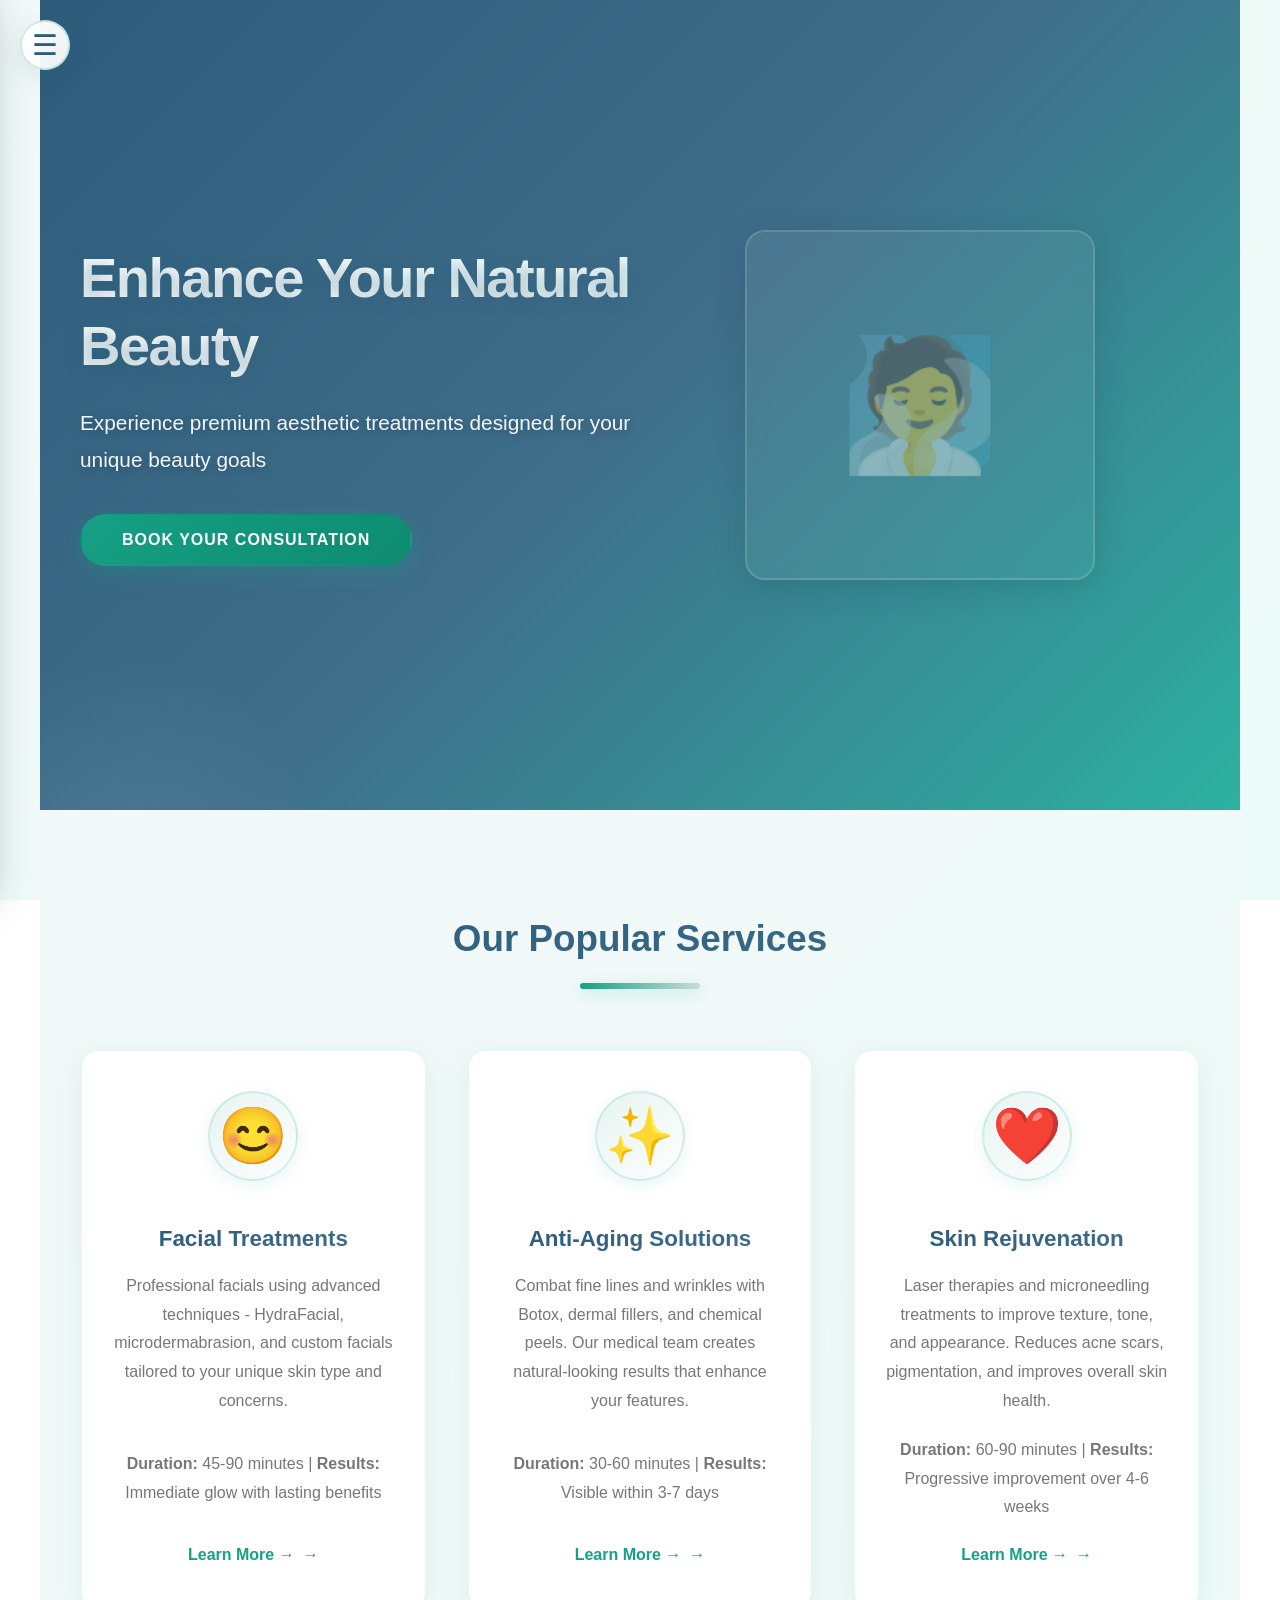
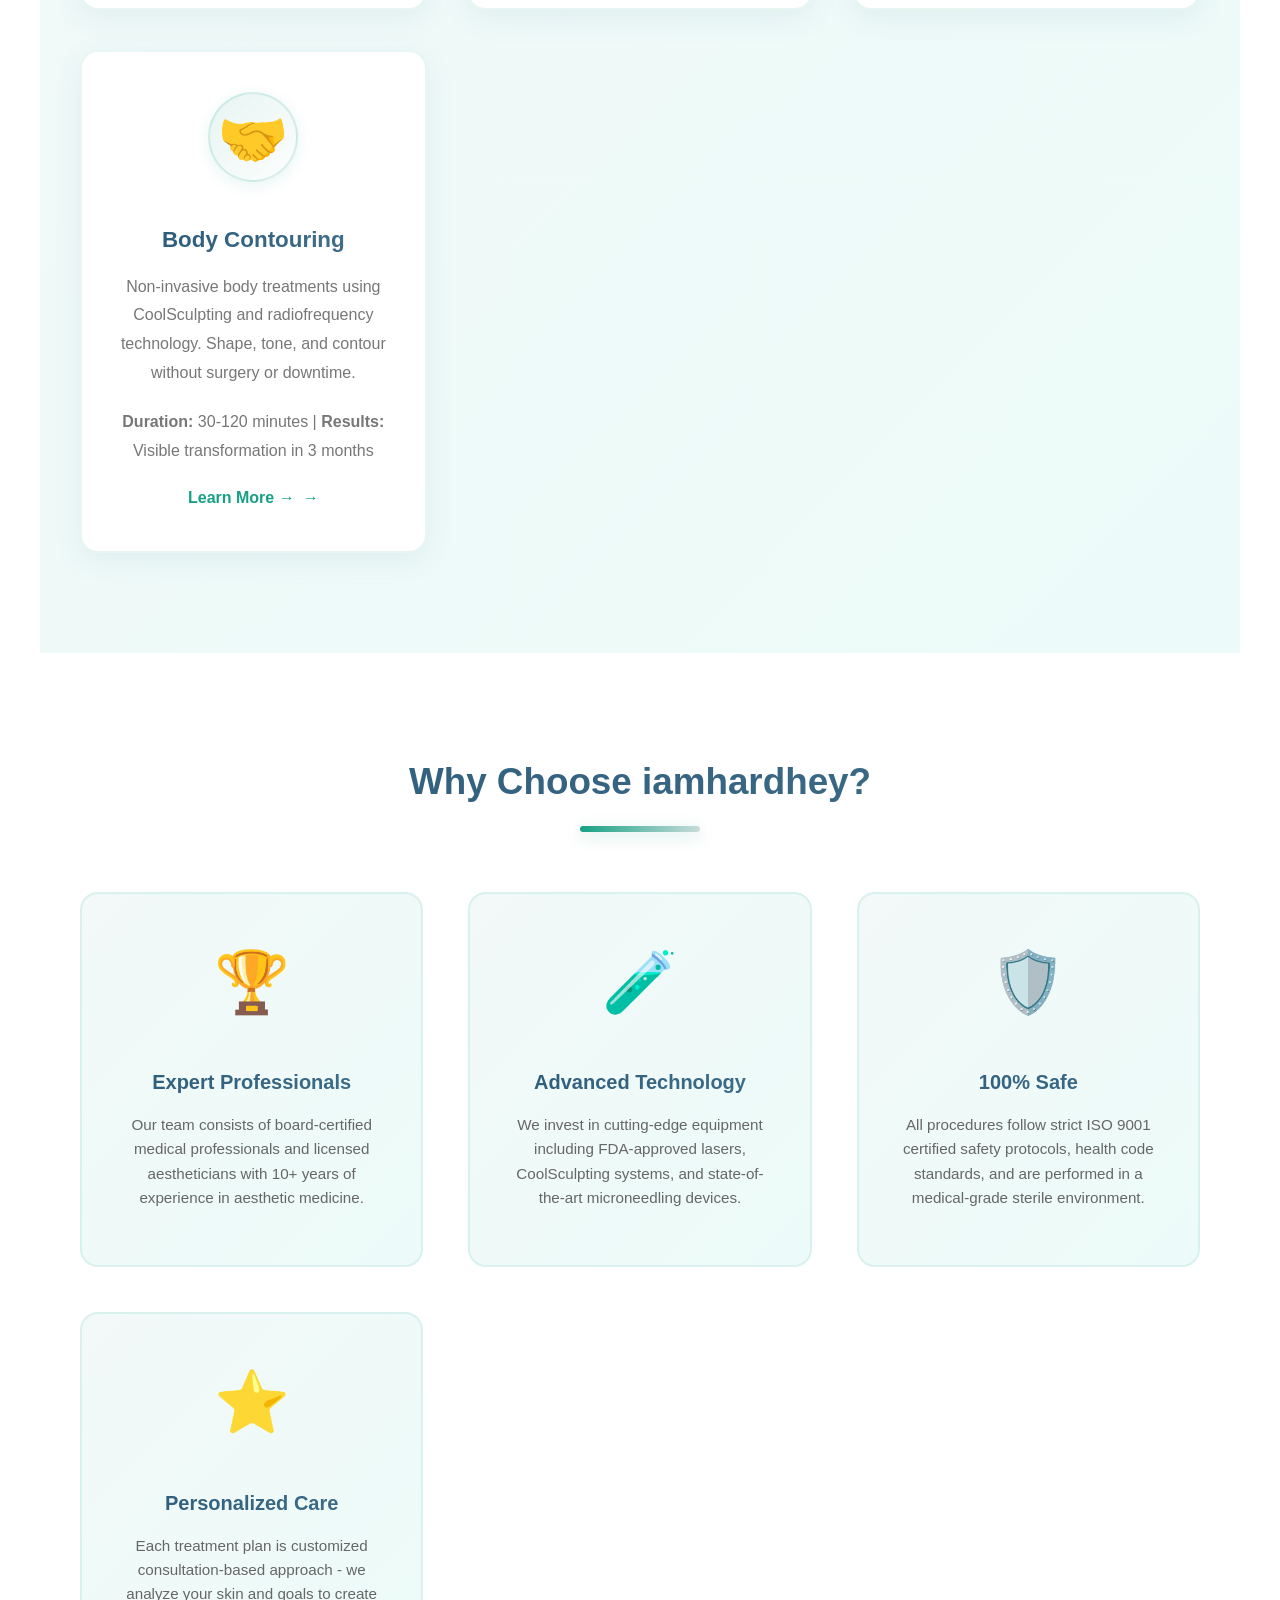
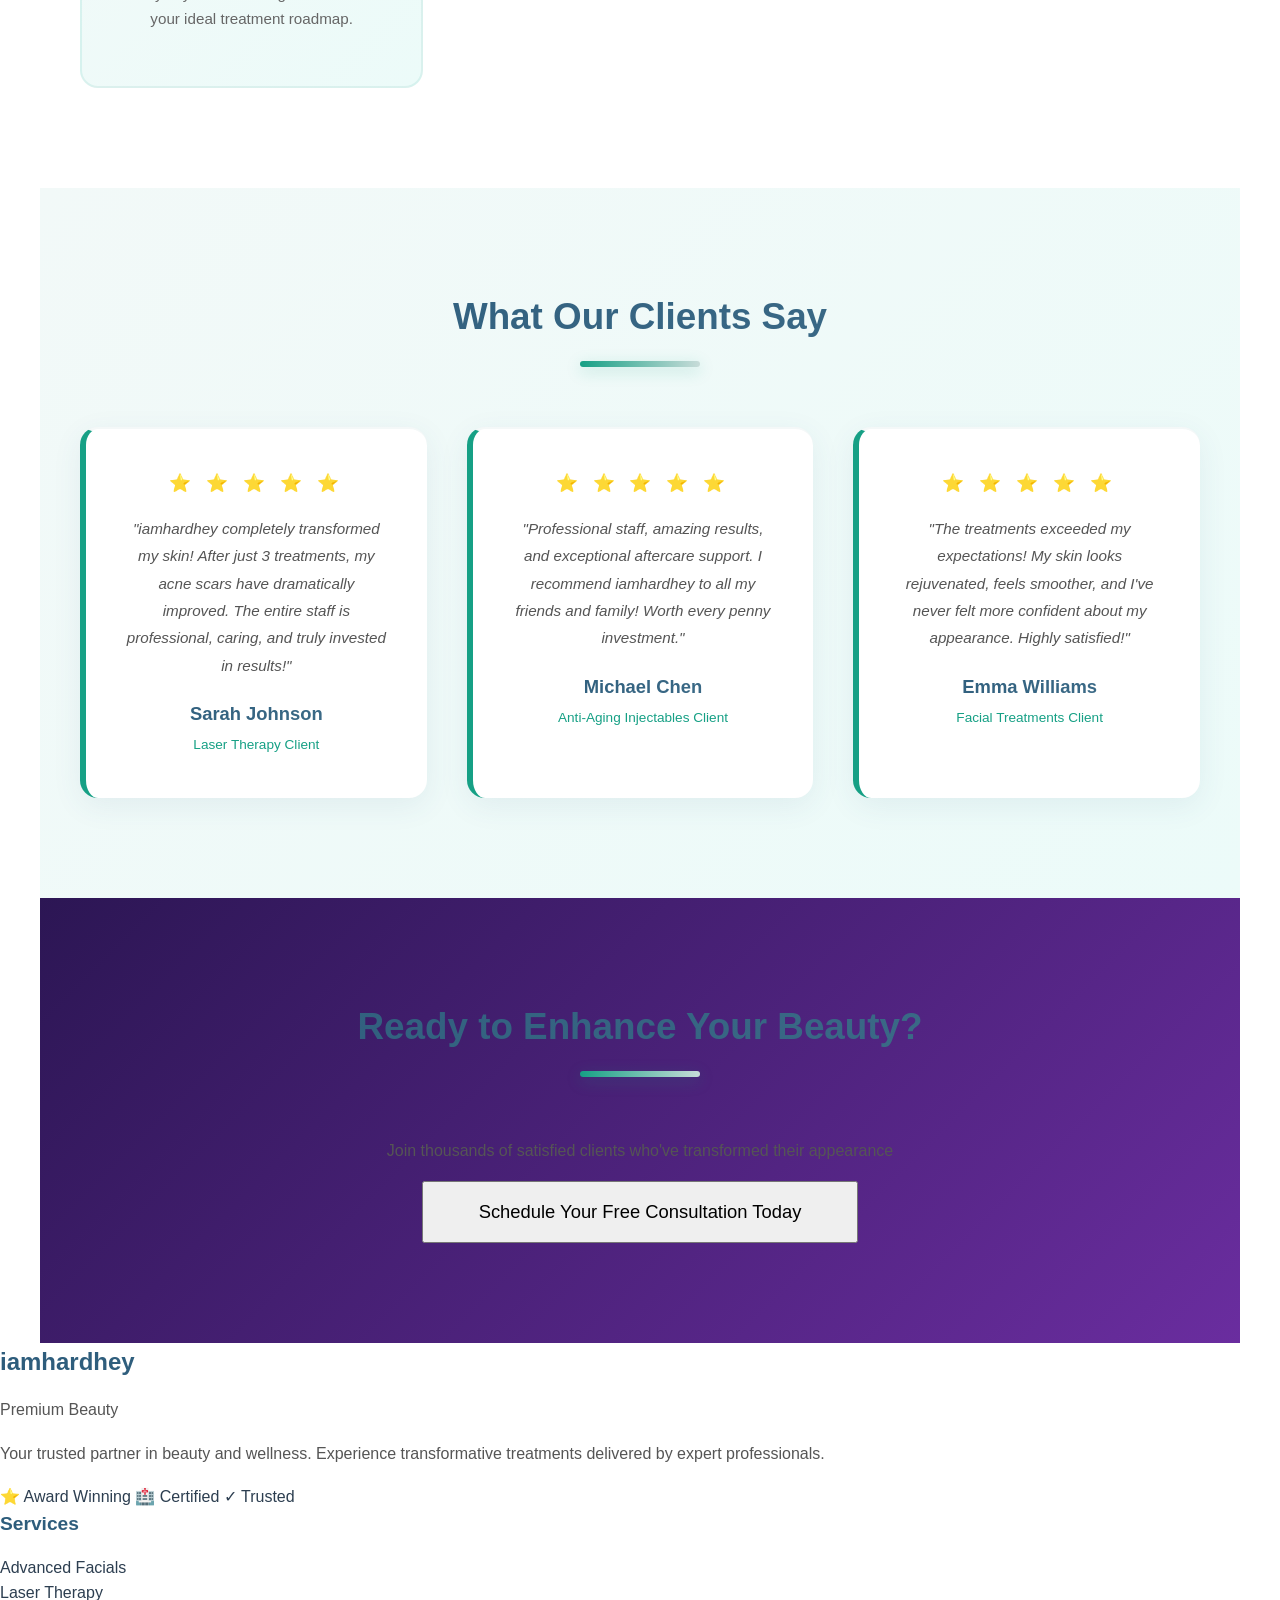
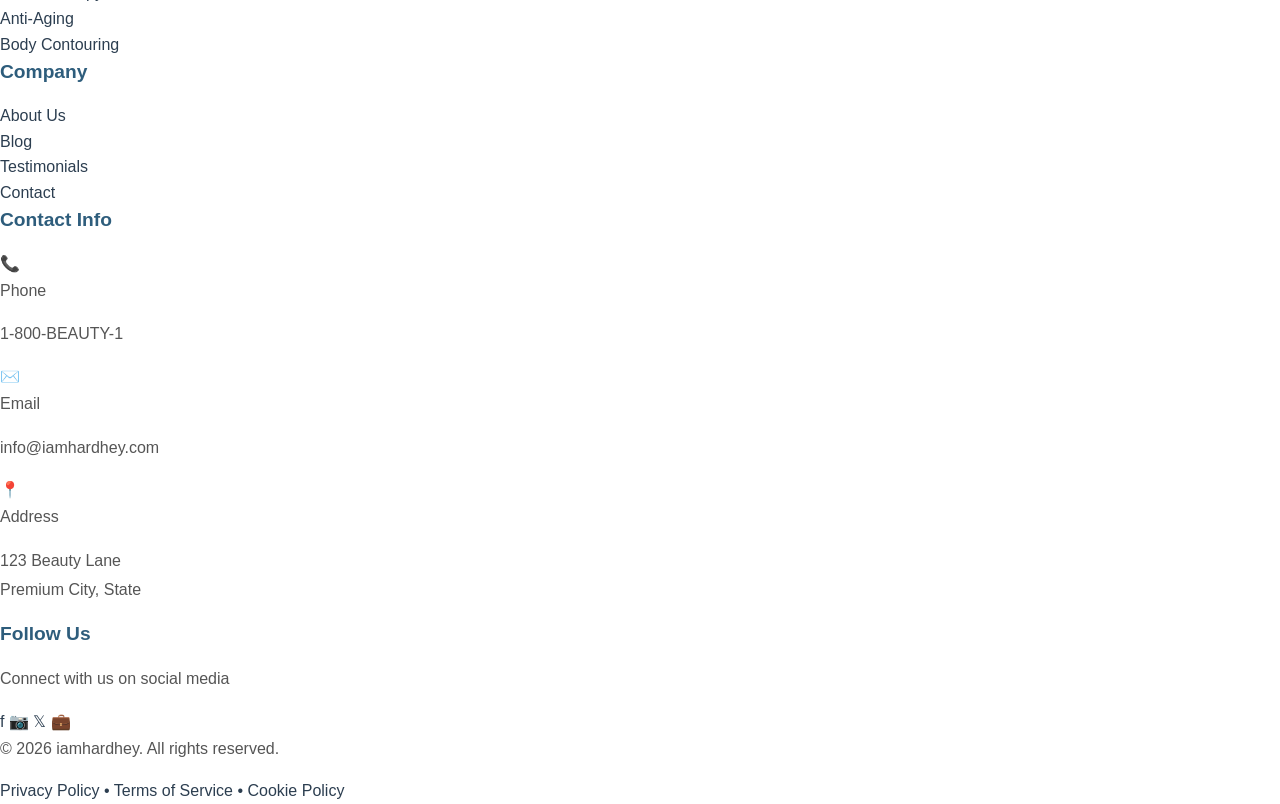
<file: index.html>
<!DOCTYPE html>
<html lang="en">
<head>
  <!-- Document Metadata -->
  <meta charset="UTF-8">
  <meta name="viewport" content="width=device-width, initial-scale=1.0">
  <title>iamhardhey - Premium Beauty & Wellness</title>
  <!-- Main stylesheet with all responsive design rules -->
  <link rel="stylesheet" href="style.css">
</head>
<body>
  <!-- 
    MOBILE NAVIGATION SIDEBAR
    - Hamburger menu for mobile devices
    - Uses checkbox hack for toggle functionality
    - Provides full navigation menu access
  -->
  <input type="checkbox" id="menu-toggle">
  <label for="menu-toggle" class="hamburger">☰</label>

  <div class="sidebar">
    <label for="menu-toggle" class="close-btn">✕</label>
    <!-- Brand section display in sidebar -->
    <div class="sidebar-brand">
      <h3>iamhardhey</h3>
      <p style="font-size: 0.85rem; color: rgba(255,255,255,0.8);">Premium Beauty</p>
    </div>
    <!-- Main navigation links for all pages -->
    <ul>
      <li><a href="index.html" class="active">Home</a></li>
      <li><a href="services.html">Services</a></li>
      <li><a href="about.html">About Us</a></li>
      <li><a href="testimonials.html">Testimonials</a></li>
      <li><a href="blog.html">Blog</a></li>
      <li><a href="contact.html">Contact</a></li>
    </ul>
  </div>

  <!-- 
    HERO SECTION - Landing Page Banner
    - Main value proposition with CTA
    - Attractive imagery placeholder
    - Sets tone for entire clinic brand
  -->
  <section class="hero">
    <div class="hero-content">
      <h1>Enhance Your Natural Beauty</h1>
      <p>Experience premium aesthetic treatments designed for your unique beauty goals</p>
      <button class="cta-btn" onclick="window.location.href='contact.html'">Book Your Consultation</button>
    </div>
    <!-- Hero section image for visual appeal -->
    <div class="hero-image">
      <div class="hero-image-placeholder">
        🧖
      </div>
    </div>
  </section>

  <!-- 
    SERVICES PREVIEW SECTION
    - Showcases 4 key service categories
    - Each has icon, title, description, and CTA link
    - Encourages users to explore full services page
  -->
  <section class="services-preview" id="services">
    <h2>Our Popular Services</h2>
    <div class="services-grid">
      <div class="service-card">
        <div class="service-icon">
          😊
        </div>
        <h3>Facial Treatments</h3>
        <p>Professional facials using advanced techniques - HydraFacial, microdermabrasion, and custom facials tailored to your unique skin type and concerns.</p>
        <p><strong>Duration:</strong> 45-90 minutes | <strong>Results:</strong> Immediate glow with lasting benefits</p>
        <a href="services.html" class="learn-more">Learn More →</a>
      </div>
      <!-- Additional service cards shown here to introduce service variety -->
      <div class="service-card">
        <div class="service-icon">
          ✨
        </div>
        <h3>Anti-Aging Solutions</h3>
        <p>Combat fine lines and wrinkles with Botox, dermal fillers, and chemical peels. Our medical team creates natural-looking results that enhance your features.</p>
        <p><strong>Duration:</strong> 30-60 minutes | <strong>Results:</strong> Visible within 3-7 days</p>
        <a href="services.html" class="learn-more">Learn More →</a>
      </div>
      <div class="service-card">
        <div class="service-icon">
          ❤️
        </div>
        <h3>Skin Rejuvenation</h3>
        <p>Laser therapies and microneedling treatments to improve texture, tone, and appearance. Reduces acne scars, pigmentation, and improves overall skin health.</p>
        <p><strong>Duration:</strong> 60-90 minutes | <strong>Results:</strong> Progressive improvement over 4-6 weeks</p>
        <a href="services.html" class="learn-more">Learn More →</a>
      </div>
      <div class="service-card">
        <div class="service-icon">
          🤝
        </div>
        <h3>Body Contouring</h3>
        <p>Non-invasive body treatments using CoolSculpting and radiofrequency technology. Shape, tone, and contour without surgery or downtime.</p>
        <p><strong>Duration:</strong> 30-120 minutes | <strong>Results:</strong> Visible transformation in 3 months</p>
        <a href="services.html" class="learn-more">Learn More →</a>
      </div>
    </div>
  </section>

  <!-- WHY CHOOSE US -->
  <section class="why-choose-us">
    <h2>Why Choose iamhardhey?</h2>
    <div class="features">
      <div class="feature">
        <div class="feature-icon">
          🏆
        </div>
        <h3>Expert Professionals</h3>
        <p>Our team consists of board-certified medical professionals and licensed aestheticians with 10+ years of experience in aesthetic medicine.</p>
      </div>
      <div class="feature">
        <div class="feature-icon">
          🧪
        </div>
        <h3>Advanced Technology</h3>
        <p>We invest in cutting-edge equipment including FDA-approved lasers, CoolSculpting systems, and state-of-the-art microneedling devices.</p>
      </div>
      <div class="feature">
        <div class="feature-icon">
          🛡️
        </div>
        <h3>100% Safe</h3>
        <p>All procedures follow strict ISO 9001 certified safety protocols, health code standards, and are performed in a medical-grade sterile environment.</p>
      </div>
      <div class="feature">
        <div class="feature-icon">
          ⭐
        </div>
        <h3>Personalized Care</h3>
        <p>Each treatment plan is customized consultation-based approach - we analyze your skin and goals to create your ideal treatment roadmap.</p>
      </div>
    </div>
  </section>

  <!-- TESTIMONIALS PREVIEW -->
  <section class="testimonials-preview">
    <h2>What Our Clients Say</h2>
    <div class="testimonials-grid">
      <div class="testimonial-card">
        <div class="stars">
          ⭐
          ⭐
          ⭐
          ⭐
          ⭐
        </div>
        <p>"iamhardhey completely transformed my skin! After just 3 treatments, my acne scars have dramatically improved. The entire staff is professional, caring, and truly invested in results!"</p>
        <h4>Sarah Johnson</h4>
        <p class="role">Laser Therapy Client</p>
      </div>
      <div class="testimonial-card">
        <div class="stars">
          ⭐
          ⭐
          ⭐
          ⭐
          ⭐
        </div>
        <p>"Professional staff, amazing results, and exceptional aftercare support. I recommend iamhardhey to all my friends and family! Worth every penny investment."</p>
        <h4>Michael Chen</h4>
        <p class="role">Anti-Aging Injectables Client</p>
      </div>
      <div class="testimonial-card">
        <div class="stars">
          ⭐
          ⭐
          ⭐
          ⭐
          ⭐
        </div>
        <p>"The treatments exceeded my expectations! My skin looks rejuvenated, feels smoother, and I've never felt more confident about my appearance. Highly satisfied!"</p>
        <h4>Emma Williams</h4>
        <p class="role">Facial Treatments Client</p>
      </div>
    </div>
  </section>

  <!-- CTA SECTION -->
  <section class="cta-section">
    <h2>Ready to Enhance Your Beauty?</h2>
    <p>Join thousands of satisfied clients who've transformed their appearance</p>
    <button class="cta-btn-large" onclick="window.location.href='contact.html'">Schedule Your Free Consultation Today</button>
  </section>

  <!-- FOOTER -->
  <footer class="footer">
    <div class="footer-wrapper">
      <div class="footer-content">
        <!-- Branding Section -->
        <div class="footer-section footer-brand">
          <h3>iamhardhey</h3>
          <p class="brand-subtitle">Premium Beauty</p>
          <p class="brand-description">Your trusted partner in beauty and wellness. Experience transformative treatments delivered by expert professionals.</p>
          <div class="footer-badges">
            <span class="badge">⭐ Award Winning</span>
            <span class="badge">🏥 Certified</span>
            <span class="badge">✓ Trusted</span>
          </div>
        </div>

        <!-- Services Section -->
        <div class="footer-section">
          <h4>Services</h4>
          <ul class="footer-links">
            <li><a href="services.html">Advanced Facials</a></li>
            <li><a href="services.html">Laser Therapy</a></li>
            <li><a href="services.html">Anti-Aging</a></li>
            <li><a href="services.html">Body Contouring</a></li>
          </ul>
        </div>

        <!-- Company Section -->
        <div class="footer-section">
          <h4>Company</h4>
          <ul class="footer-links">
            <li><a href="about.html">About Us</a></li>
            <li><a href="blog.html">Blog</a></li>
            <li><a href="testimonials.html">Testimonials</a></li>
            <li><a href="contact.html">Contact</a></li>
          </ul>
        </div>

        <!-- Contact Section -->
        <div class="footer-section footer-contact">
          <h4>Contact Info</h4>
          <div class="contact-item">
            <span class="contact-icon">📞</span>
            <div>
              <p class="contact-label">Phone</p>
              <p><a href="tel:1-800-238-8891">1-800-BEAUTY-1</a></p>
            </div>
          </div>
          <div class="contact-item">
            <span class="contact-icon">✉️</span>
            <div>
              <p class="contact-label">Email</p>
              <p><a href="mailto:info@iamhardhey.com">info@iamhardhey.com</a></p>
            </div>
          </div>
          <div class="contact-item">
            <span class="contact-icon">📍</span>
            <div>
              <p class="contact-label">Address</p>
              <p>123 Beauty Lane<br>Premium City, State</p>
            </div>
          </div>
        </div>

        <!-- Social Section -->
        <div class="footer-section footer-social">
          <h4>Follow Us</h4>
          <p class="social-description">Connect with us on social media</p>
          <div class="social-icons">
            <a href="#" title="Facebook" class="social-link">f</a>
            <a href="#" title="Instagram" class="social-link">📷</a>
            <a href="#" title="Twitter" class="social-link">𝕏</a>
            <a href="#" title="LinkedIn" class="social-link">💼</a>
          </div>
        </div>
      </div>

      <!-- Footer Divider -->
      <div class="footer-divider"></div>

      <!-- Footer Bottom -->
      <div class="footer-bottom">
        <div class="footer-bottom-content">
          <p class="copyright">&copy; 2026 iamhardhey. All rights reserved.</p>
          <div class="footer-legal">
            <a href="#">Privacy Policy</a>
            <span class="divider">•</span>
            <a href="#">Terms of Service</a>
            <span class="divider">•</span>
            <a href="#">Cookie Policy</a>
          </div>
        </div>
      </div>
    </div>
  </footer>

  <script src="script.js"></script>
</body>
</html>
</file>
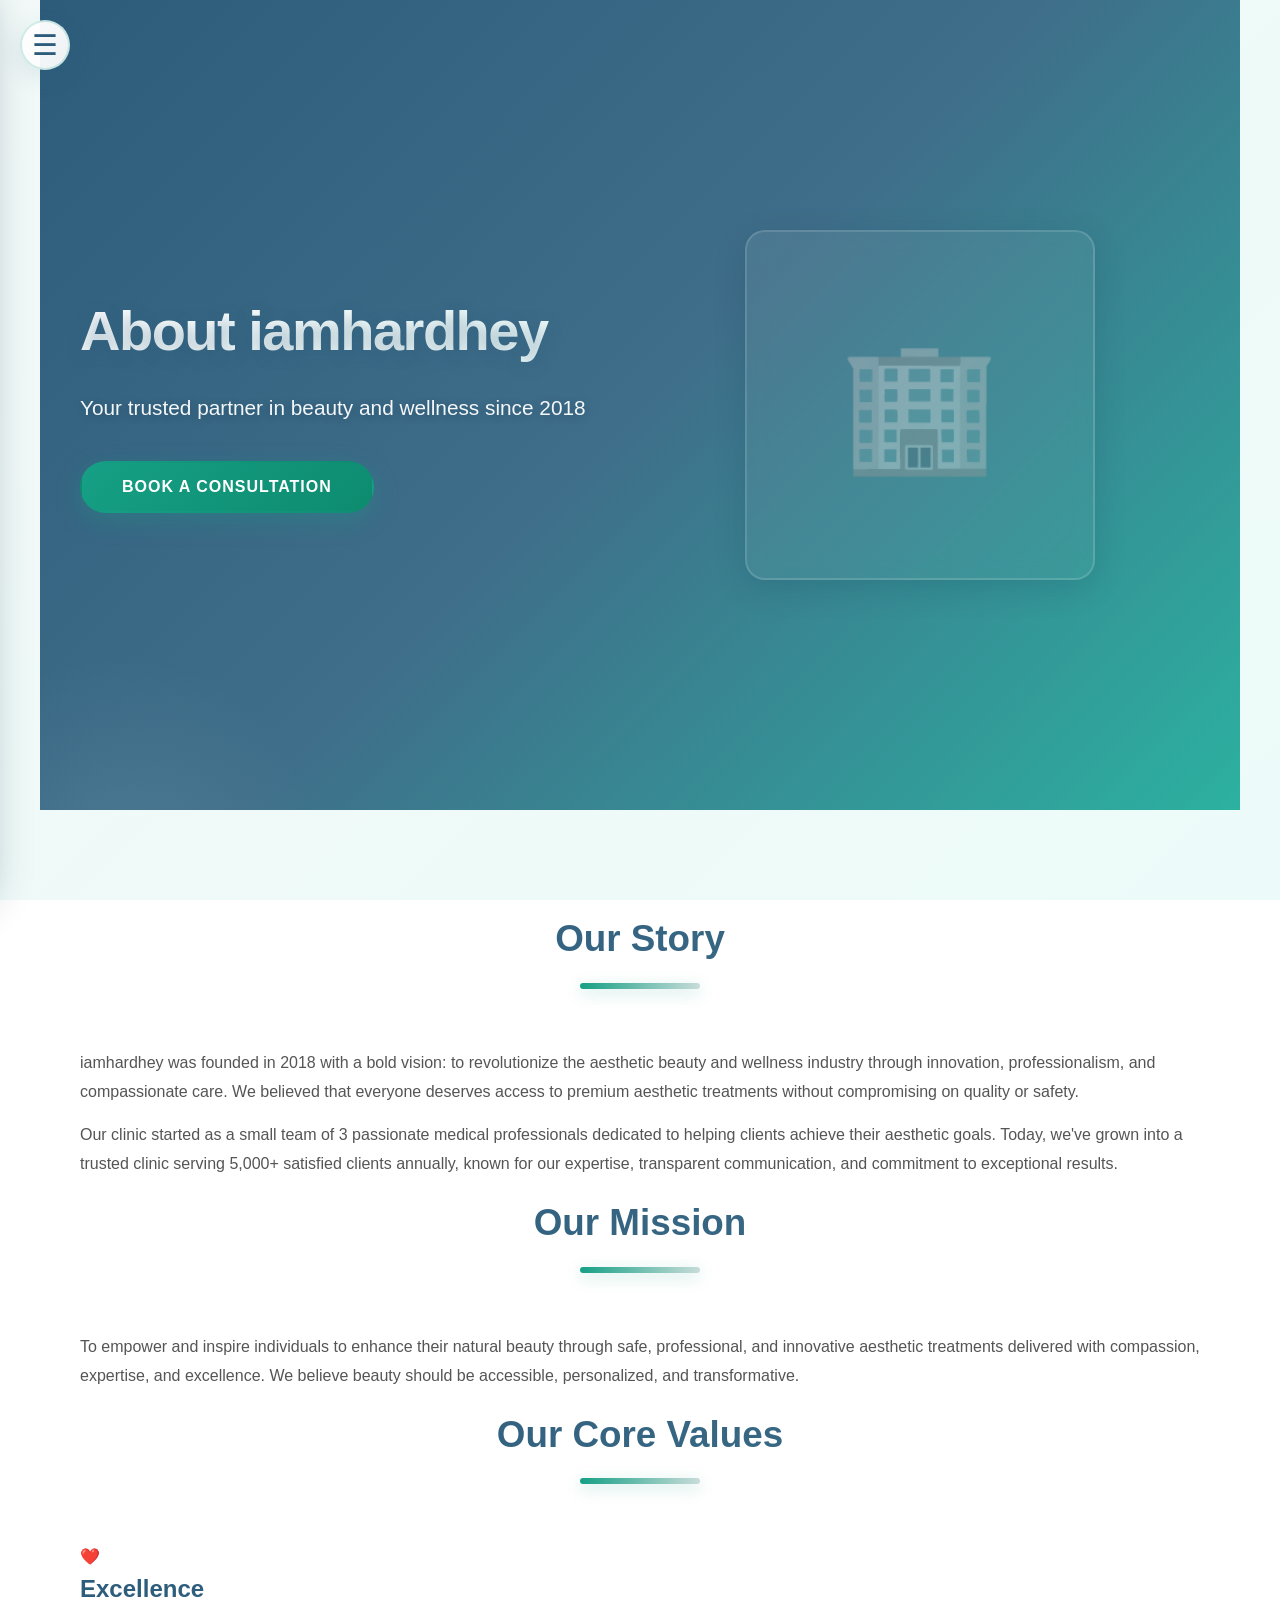
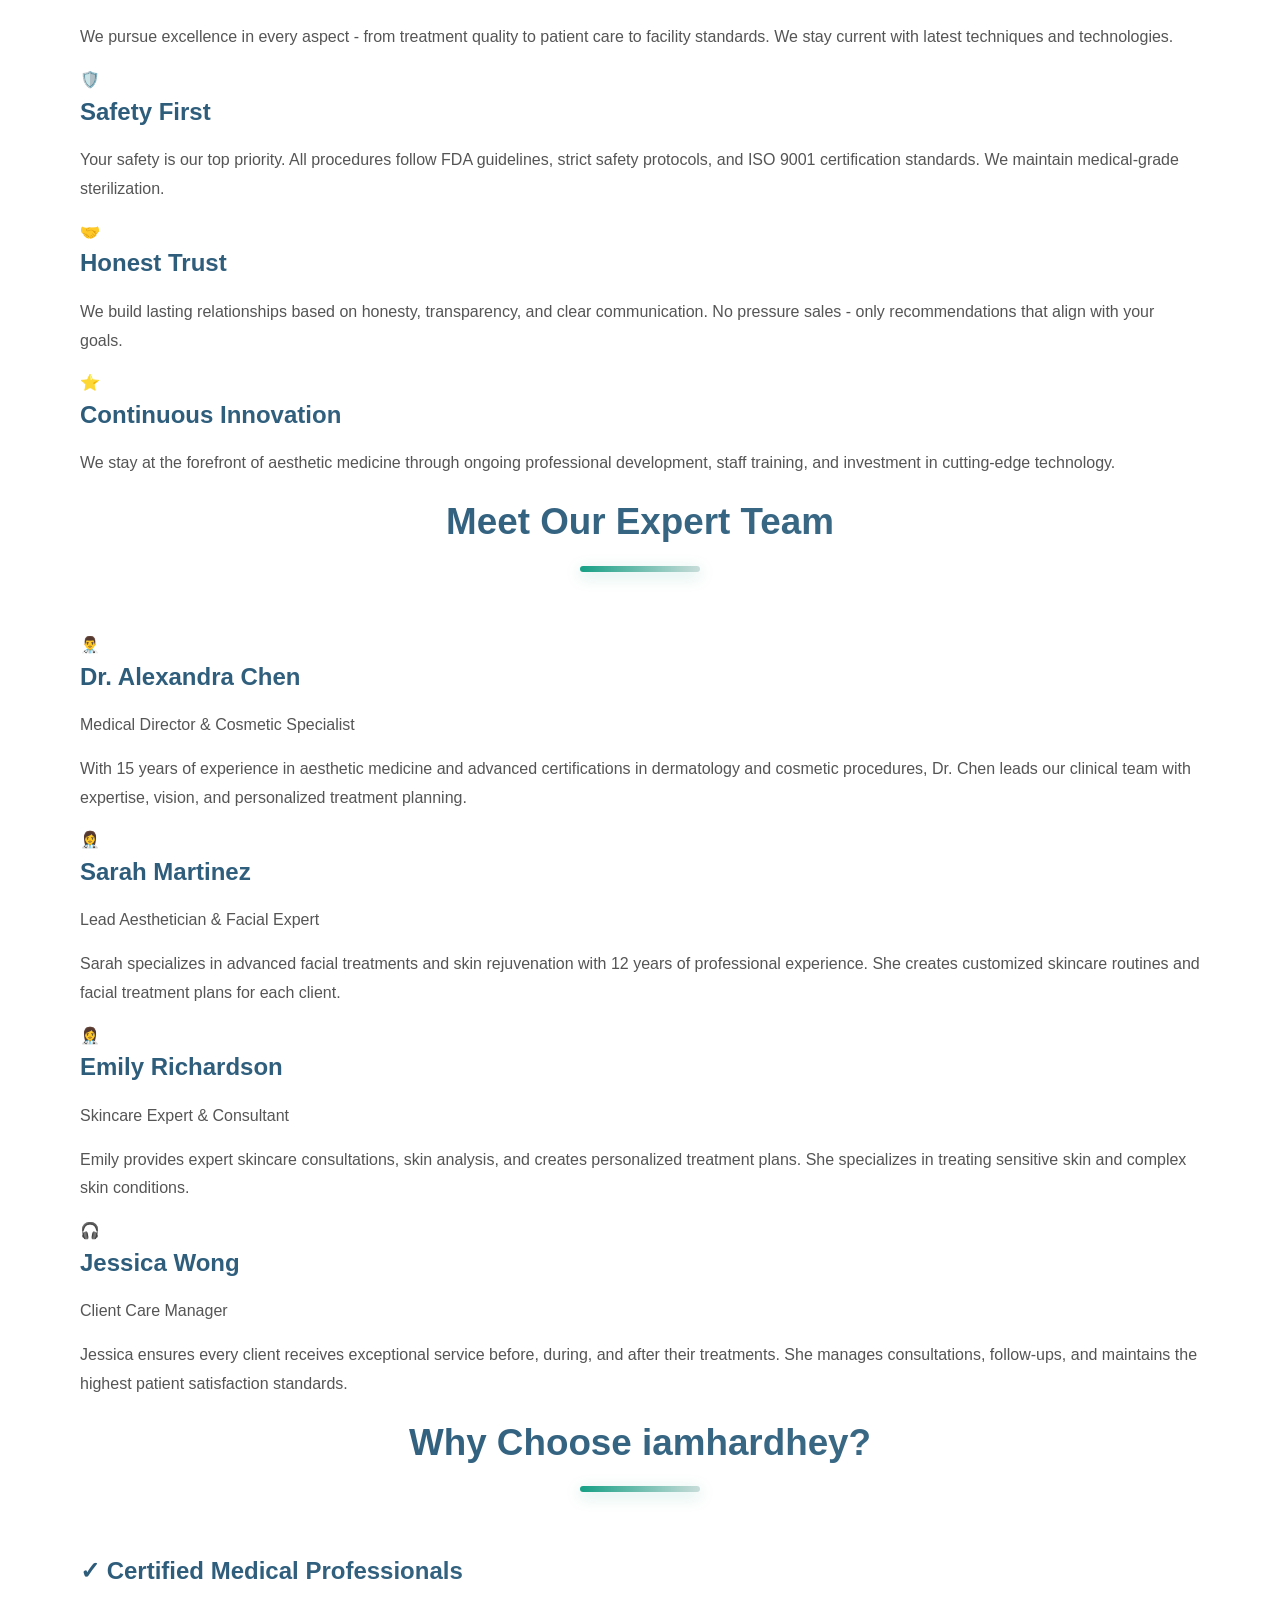
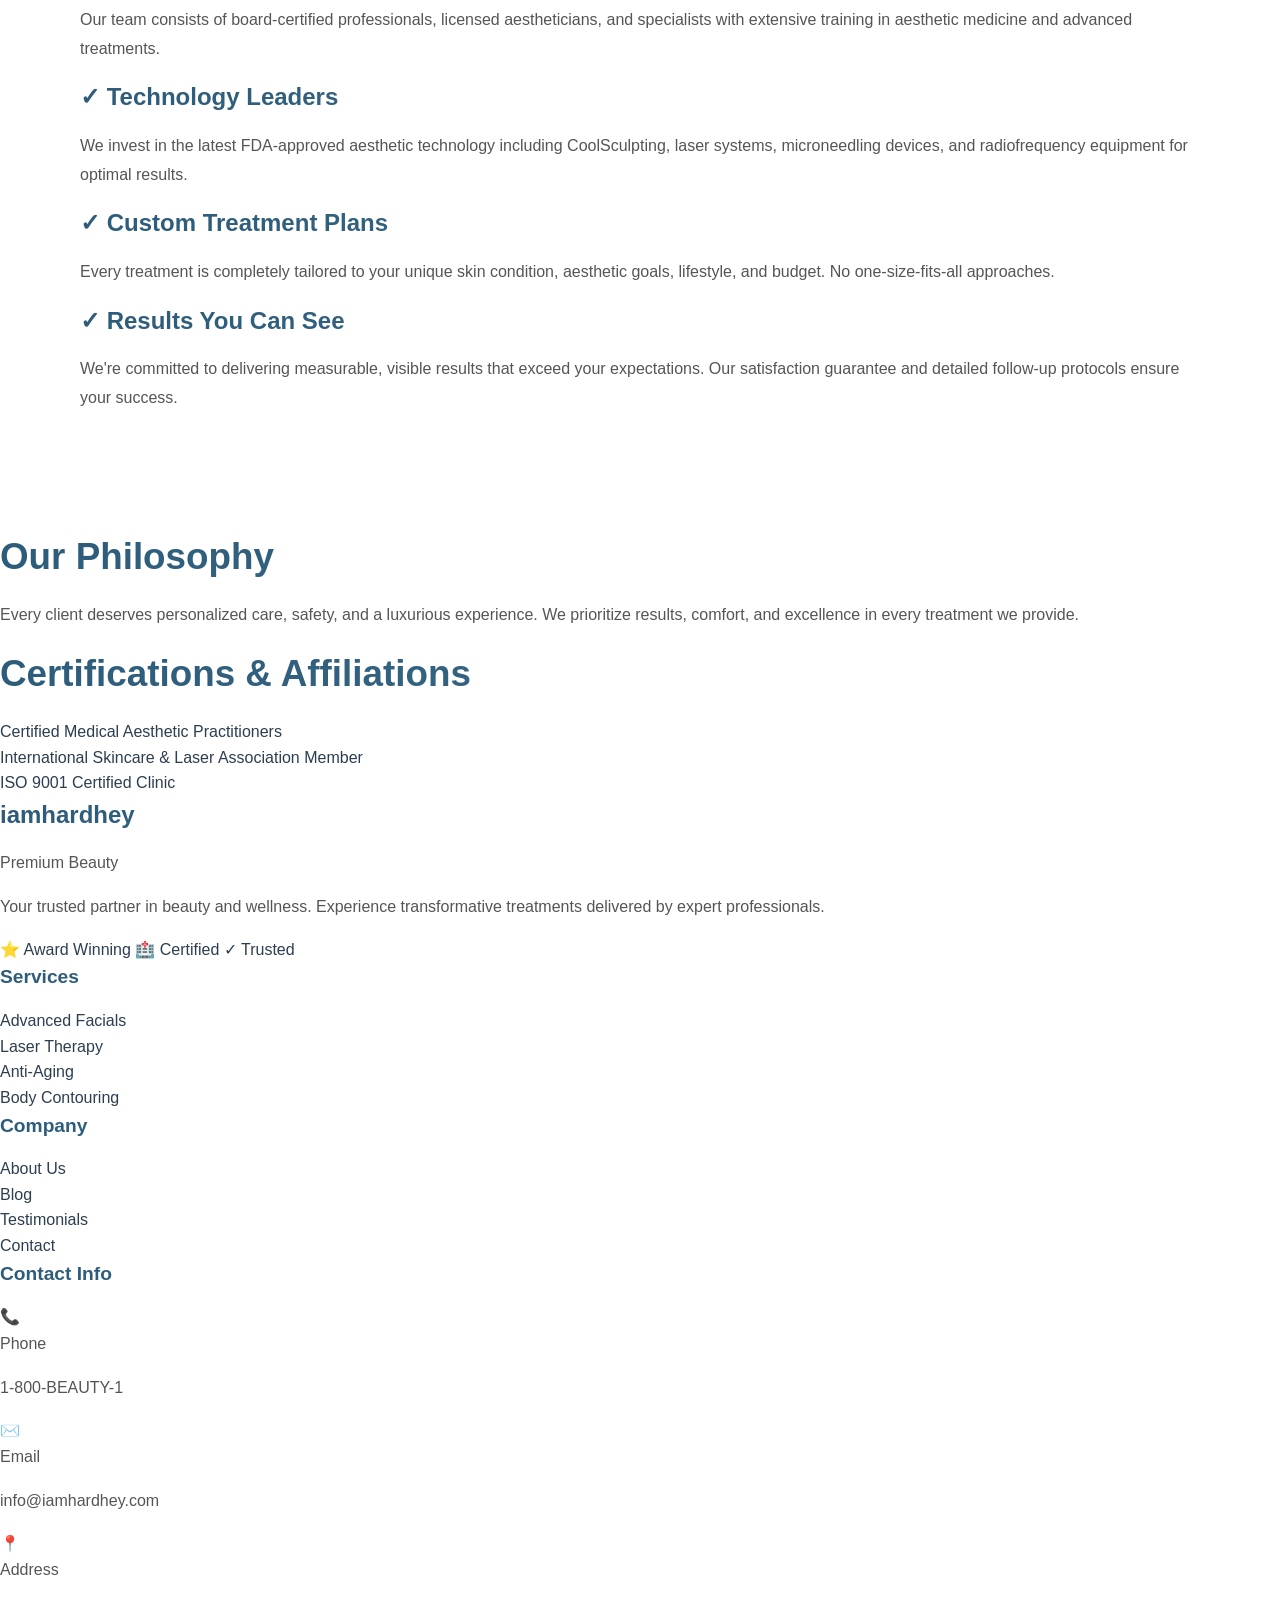
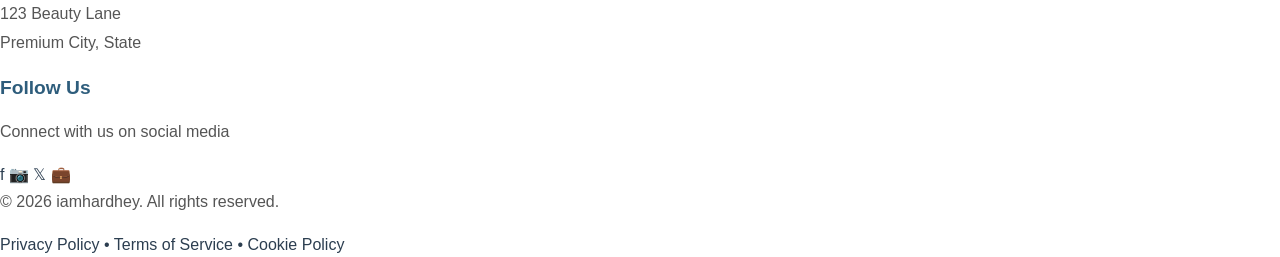
<file: about.html>
<!DOCTYPE html>
<html lang="en">
<head>
  <meta charset="UTF-8">
  <meta name="viewport" content="width=device-width, initial-scale=1.0">
  <title>About iamhardhey - Premium Beauty</title>
  <link rel="stylesheet" href="style.css">
</head>
<body>
  <!-- SIDEBAR NAVIGATION -->
  <input type="checkbox" id="menu-toggle">
  <label for="menu-toggle" class="hamburger">☰</label>

  <div class="sidebar">
    <label for="menu-toggle" class="close-btn">✕</label>
    <div class="sidebar-brand">
      <h3>iamhardhey</h3>
      <p style="font-size: 0.85rem; color: rgba(255,255,255,0.8);">Premium Beauty</p>
    </div>
    <ul>
      <li><a href="index.html">Home</a></li>
      <li><a href="about.html" class="active">About Us</a></li>
      <li><a href="services.html">Services</a></li>
      <li><a href="testimonials.html">Testimonials</a></li>
      <li><a href="blog.html">Blog</a></li>
      <li><a href="contact.html">Contact</a></li>
    </ul>
  </div>

  <!-- HERO SECTION -->
  <section class="hero">
    <div class="hero-content">
      <h1>About iamhardhey</h1>
      <p>Your trusted partner in beauty and wellness since 2018</p>
      <button class="cta-btn">Book a Consultation</button>
    </div>
    <div class="hero-image">
      <div class="hero-image-placeholder">
        🏢
      </div>
    </div>
  </section>

  <!-- ABOUT CONTENT -->
  <section class="about-section">
    <h2>Our Story</h2>
    <p>iamhardhey was founded in 2018 with a bold vision: to revolutionize the aesthetic beauty and wellness industry through innovation, professionalism, and compassionate care. We believed that everyone deserves access to premium aesthetic treatments without compromising on quality or safety.</p>
    <p>Our clinic started as a small team of 3 passionate medical professionals dedicated to helping clients achieve their aesthetic goals. Today, we've grown into a trusted clinic serving 5,000+ satisfied clients annually, known for our expertise, transparent communication, and commitment to exceptional results.</p>

    <h2>Our Mission</h2>
    <p>To empower and inspire individuals to enhance their natural beauty through safe, professional, and innovative aesthetic treatments delivered with compassion, expertise, and excellence. We believe beauty should be accessible, personalized, and transformative.</p>

    <h2>Our Core Values</h2>
    <div class="values-grid">
      <div class="value-item">
        ❤️
        <h3>Excellence</h3>
        <p>We pursue excellence in every aspect - from treatment quality to patient care to facility standards. We stay current with latest techniques and technologies.</p>
      </div>
      <div class="value-item">
        🛡️
        <h3>Safety First</h3>
        <p>Your safety is our top priority. All procedures follow FDA guidelines, strict safety protocols, and ISO 9001 certification standards. We maintain medical-grade sterilization.</p>
      </div>
      <div class="value-item">
        🤝
        <h3>Honest Trust</h3>
        <p>We build lasting relationships based on honesty, transparency, and clear communication. No pressure sales - only recommendations that align with your goals.</p>
      </div>
      <div class="value-item">
        ⭐
        <h3>Continuous Innovation</h3>
        <p>We stay at the forefront of aesthetic medicine through ongoing professional development, staff training, and investment in cutting-edge technology.</p>
      </div>
    </div>

    <h2>Meet Our Expert Team</h2>
    <div class="team-grid">
      <div class="team-member">
        <div class="member-icon">
          👨‍⚕️
        </div>
        <h3>Dr. Alexandra Chen</h3>
        <p class="title">Medical Director & Cosmetic Specialist</p>
        <p>With 15 years of experience in aesthetic medicine and advanced certifications in dermatology and cosmetic procedures, Dr. Chen leads our clinical team with expertise, vision, and personalized treatment planning.</p>
      </div>
      <div class="team-member">
        <div class="member-icon">
          👩‍⚕️
        </div>
        <h3>Sarah Martinez</h3>
        <p class="title">Lead Aesthetician & Facial Expert</p>
        <p>Sarah specializes in advanced facial treatments and skin rejuvenation with 12 years of professional experience. She creates customized skincare routines and facial treatment plans for each client.</p>
      </div>
      <div class="team-member">
        <div class="member-icon">
          👩‍⚕️
        </div>
        <h3>Emily Richardson</h3>
        <p class="title">Skincare Expert & Consultant</p>
        <p>Emily provides expert skincare consultations, skin analysis, and creates personalized treatment plans. She specializes in treating sensitive skin and complex skin conditions.</p>
      </div>
      <div class="team-member">
        <div class="member-icon">
          🎧
        </div>
        <h3>Jessica Wong</h3>
        <p class="title">Client Care Manager</p>
        <p>Jessica ensures every client receives exceptional service before, during, and after their treatments. She manages consultations, follow-ups, and maintains the highest patient satisfaction standards.</p>
      </div>
    </div>

    <h2>Why Choose iamhardhey?</h2>
    <div class="reasons-list">
      <div class="reason">
        <h3>✓ Certified Medical Professionals</h3>
        <p>Our team consists of board-certified professionals, licensed aestheticians, and specialists with extensive training in aesthetic medicine and advanced treatments.</p>
      </div>
      <div class="reason">
        <h3>✓ Technology Leaders</h3>
        <p>We invest in the latest FDA-approved aesthetic technology including CoolSculpting, laser systems, microneedling devices, and radiofrequency equipment for optimal results.</p>
      </div>
      <div class="reason">
        <h3>✓ Custom Treatment Plans</h3>
        <p>Every treatment is completely tailored to your unique skin condition, aesthetic goals, lifestyle, and budget. No one-size-fits-all approaches.</p>
      </div>
      <div class="reason">
        <h3>✓ Results You Can See</h3>
        <p>We're committed to delivering measurable, visible results that exceed your expectations. Our satisfaction guarantee and detailed follow-up protocols ensure your success.</p>
      </div>
    </div>
  </section>

    <h2>Our Philosophy</h2>
    <p>Every client deserves personalized care, safety, and a luxurious experience. We prioritize results, comfort, and excellence in every treatment we provide.</p>

    <h2>Certifications & Affiliations</h2>
    <ul>
      <li>Certified Medical Aesthetic Practitioners</li>
      <li>International Skincare & Laser Association Member</li>
      <li>ISO 9001 Certified Clinic</li>
    </ul>
  </section>

  <!-- FOOTER -->
  <footer class="footer">
    <div class="footer-wrapper">
      <div class="footer-content">
        <!-- Branding Section -->
        <div class="footer-section footer-brand">
          <h3>iamhardhey</h3>
          <p class="brand-subtitle">Premium Beauty</p>
          <p class="brand-description">Your trusted partner in beauty and wellness. Experience transformative treatments delivered by expert professionals.</p>
          <div class="footer-badges">
            <span class="badge">⭐ Award Winning</span>
            <span class="badge">🏥 Certified</span>
            <span class="badge">✓ Trusted</span>
          </div>
        </div>

        <!-- Services Section -->
        <div class="footer-section">
          <h4>Services</h4>
          <ul class="footer-links">
            <li><a href="services.html">Advanced Facials</a></li>
            <li><a href="services.html">Laser Therapy</a></li>
            <li><a href="services.html">Anti-Aging</a></li>
            <li><a href="services.html">Body Contouring</a></li>
          </ul>
        </div>

        <!-- Company Section -->
        <div class="footer-section">
          <h4>Company</h4>
          <ul class="footer-links">
            <li><a href="about.html">About Us</a></li>
            <li><a href="blog.html">Blog</a></li>
            <li><a href="testimonials.html">Testimonials</a></li>
            <li><a href="contact.html">Contact</a></li>
          </ul>
        </div>

        <!-- Contact Section -->
        <div class="footer-section footer-contact">
          <h4>Contact Info</h4>
          <div class="contact-item">
            <span class="contact-icon">📞</span>
            <div>
              <p class="contact-label">Phone</p>
              <p><a href="tel:1-800-238-8891">1-800-BEAUTY-1</a></p>
            </div>
          </div>
          <div class="contact-item">
            <span class="contact-icon">✉️</span>
            <div>
              <p class="contact-label">Email</p>
              <p><a href="mailto:info@iamhardhey.com">info@iamhardhey.com</a></p>
            </div>
          </div>
          <div class="contact-item">
            <span class="contact-icon">📍</span>
            <div>
              <p class="contact-label">Address</p>
              <p>123 Beauty Lane<br>Premium City, State</p>
            </div>
          </div>
        </div>

        <!-- Social Section -->
        <div class="footer-section footer-social">
          <h4>Follow Us</h4>
          <p class="social-description">Connect with us on social media</p>
          <div class="social-icons">
            <a href="#" title="Facebook" class="social-link">f</a>
            <a href="#" title="Instagram" class="social-link">📷</a>
            <a href="#" title="Twitter" class="social-link">𝕏</a>
            <a href="#" title="LinkedIn" class="social-link">💼</a>
          </div>
        </div>
      </div>

      <!-- Footer Divider -->
      <div class="footer-divider"></div>

      <!-- Footer Bottom -->
      <div class="footer-bottom">
        <div class="footer-bottom-content">
          <p class="copyright">&copy; 2026 iamhardhey. All rights reserved.</p>
          <div class="footer-legal">
            <a href="#">Privacy Policy</a>
            <span class="divider">•</span>
            <a href="#">Terms of Service</a>
            <span class="divider">•</span>
            <a href="#">Cookie Policy</a>
          </div>
        </div>
      </div>
    </div>
  </footer>

  <script src="script.js"></script>
</body>
</html>
</file>
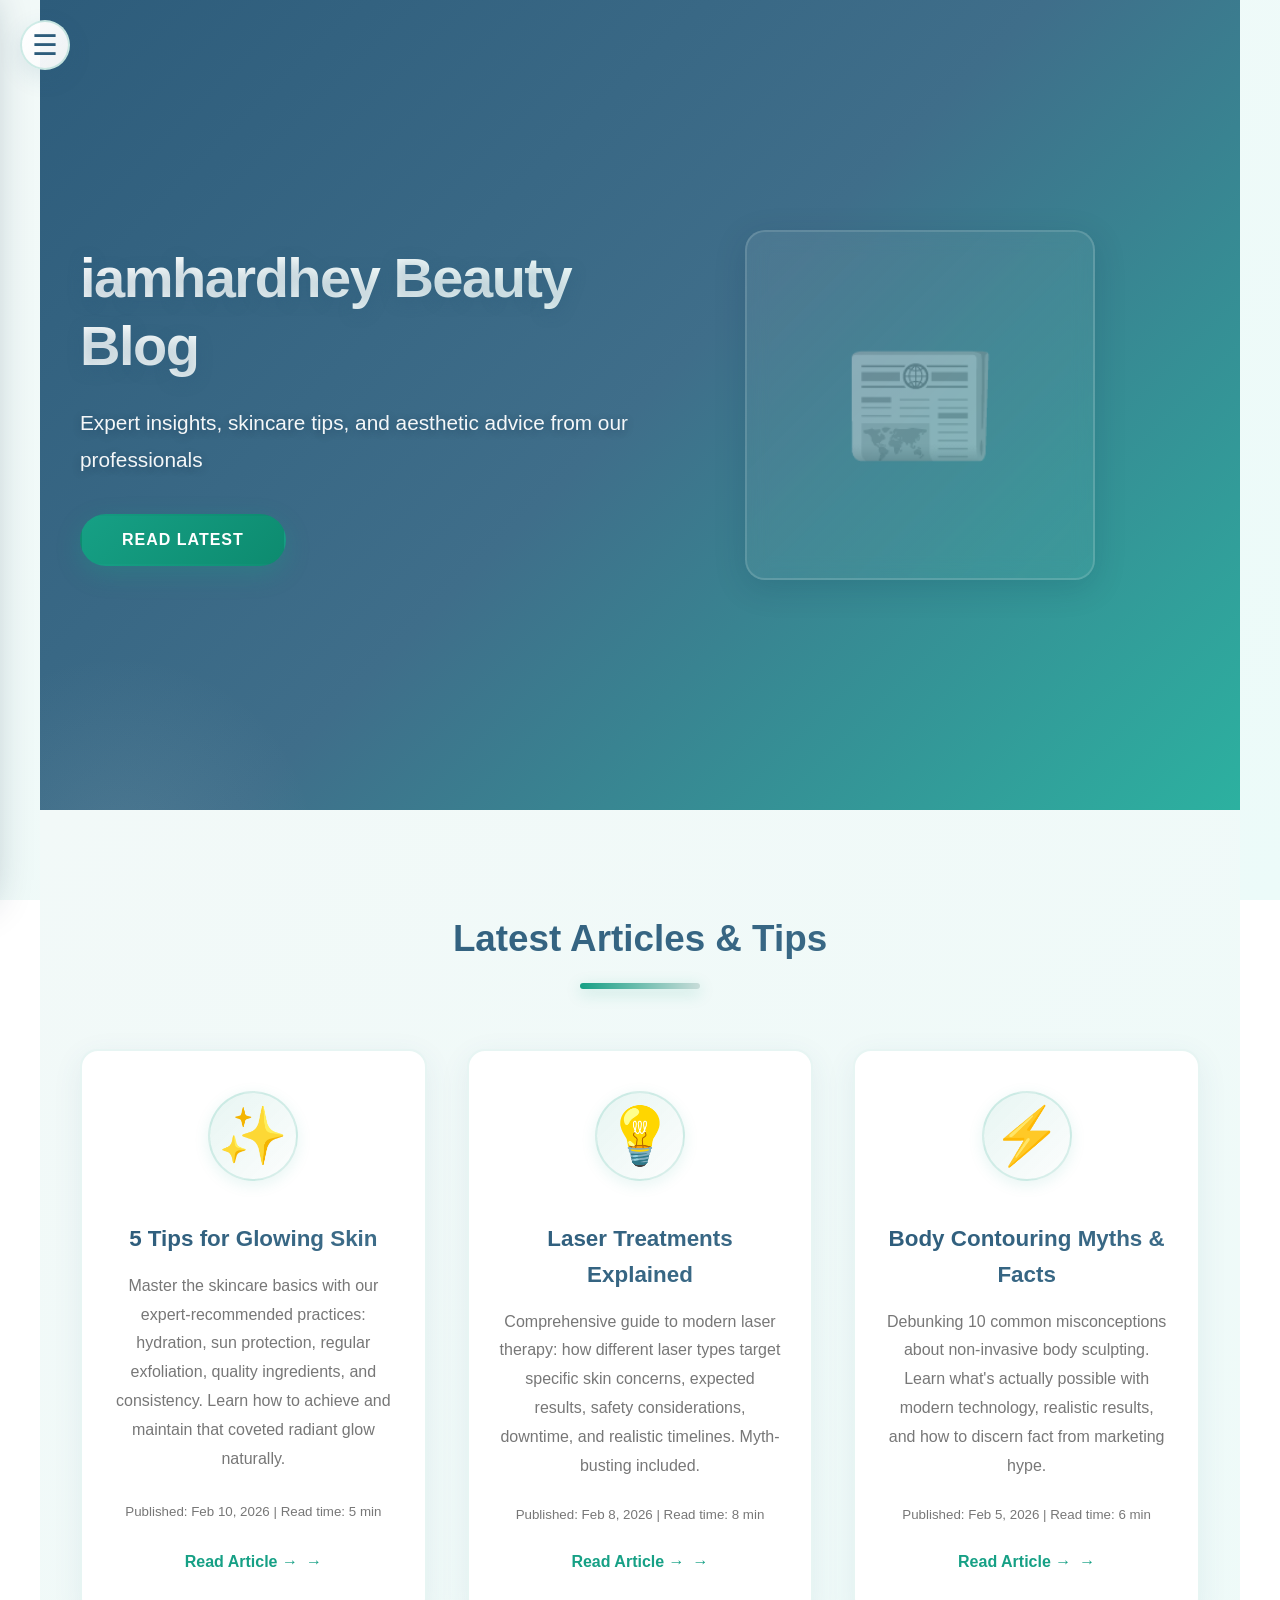
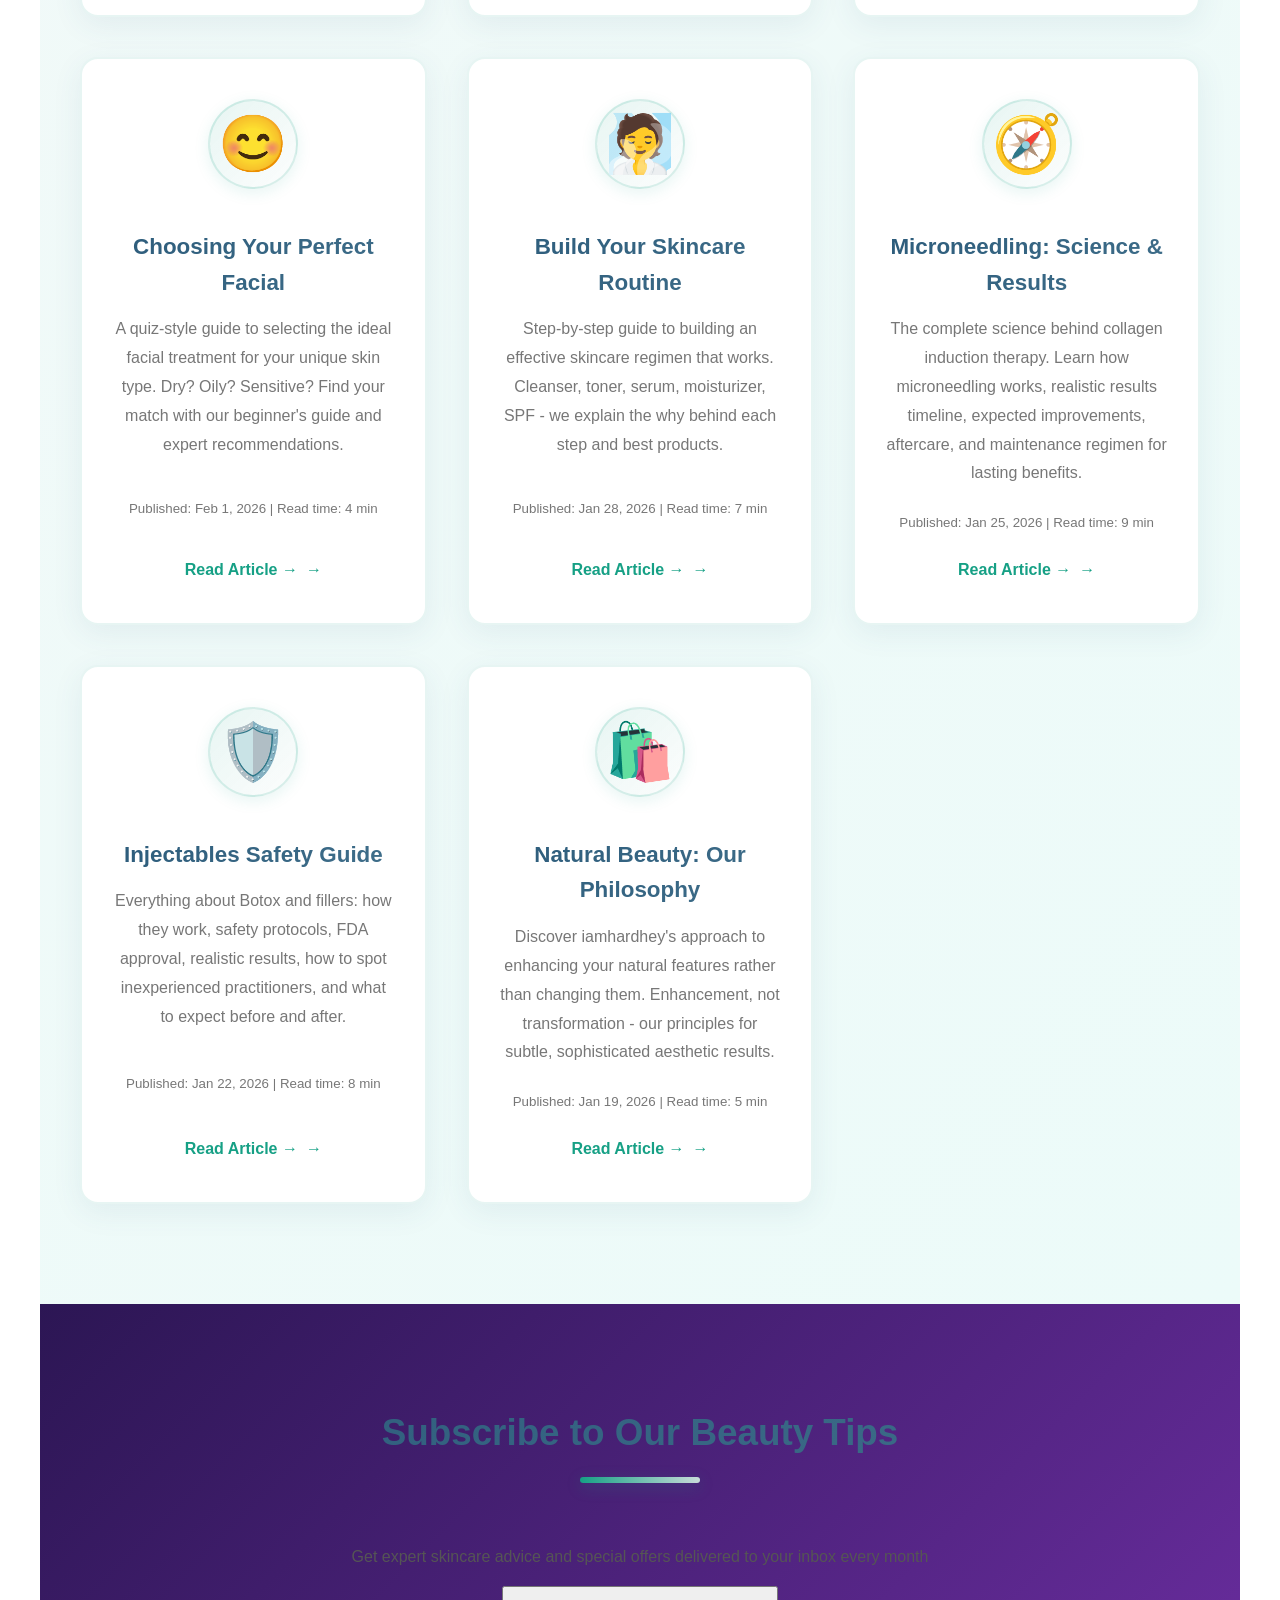
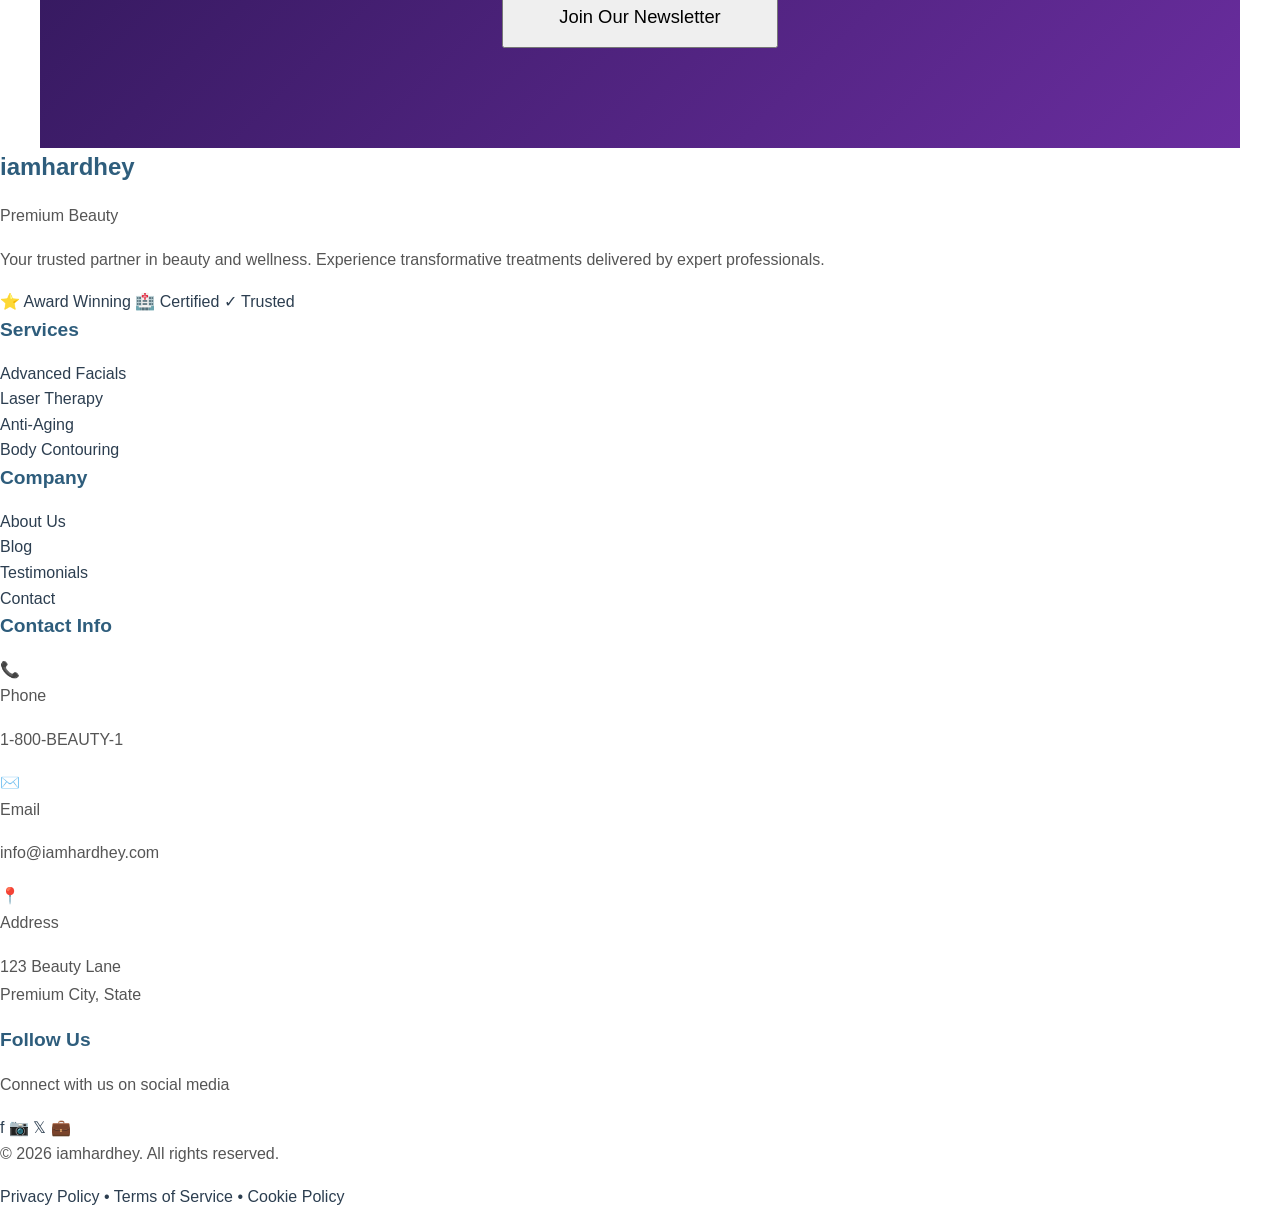
<file: blog.html>
<!DOCTYPE html>
<html lang="en">
<head>
  <!-- HTML5 meta tags for proper rendering -->
  <meta charset="UTF-8">
  <meta name="viewport" content="width=device-width, initial-scale=1.0">
  <title>Blog - iamhardhey</title>
  <!-- Main stylesheet with responsive design -->
  <link rel="stylesheet" href="style.css">
</head>
<body>
  <!-- Navigation hamburger for mobile devices -->
  <input type="checkbox" id="menu-toggle">
  <label for="menu-toggle" class="hamburger">
    ☰
  </label>

  <div class="sidebar">
    <label for="menu-toggle" class="close-btn">
      ✕
    </label>
    <div class="sidebar-brand">
      <h3>iamhardhey</h3>
      <p style="font-size: 0.85rem; color: rgba(255,255,255,0.8);">Premium Beauty</p>
    </div>
    <!-- Links to all site pages -->
    <ul>
      <li><a href="index.html">Home</a></li>
      <li><a href="about.html">About Us</a></li>
      <li><a href="services.html">Services</a></li>
      <li><a href="testimonials.html">Testimonials</a></li>
      <li><a href="blog.html" class="active">Blog</a></li>
      <li><a href="contact.html">Contact</a></li>
    </ul>
  </div>

  <!-- Page introduction section -->
  <section class="hero">
    <div class="hero-content">
      <h1>iamhardhey Beauty Blog</h1>
      <p>Expert insights, skincare tips, and aesthetic advice from our professionals</p>
      <button class="cta-btn">Read Latest</button>
    </div>
    <div class="hero-image">
      <div class="hero-image-placeholder">
        📰
      </div>
    </div>
  </section>

  <!-- 
    BLOG ARTICLES SECTION
    Displays 8 educational articles about aesthetic treatments,
    skincare routines, and beauty wellness tips
  -->
  <section class="services-preview">
    <h2>Latest Articles & Tips</h2>
    <div class="services-grid">
      <div class="service-card">
        <div class="service-icon">
          ✨
        </div>
        <h3>5 Tips for Glowing Skin</h3>
        <p>Master the skincare basics with our expert-recommended practices: hydration, sun protection, regular exfoliation, quality ingredients, and consistency. Learn how to achieve and maintain that coveted radiant glow naturally.</p>
        <p><small>Published: Feb 10, 2026 | Read time: 5 min</small></p>
        <a href="#" class="learn-more">Read Article →</a>
      </div>

      <div class="service-card">
        <div class="service-icon">
          💡
        </div>
        <h3>Laser Treatments Explained</h3>
        <p>Comprehensive guide to modern laser therapy: how different laser types target specific skin concerns, expected results, safety considerations, downtime, and realistic timelines. Myth-busting included.</p>
        <p><small>Published: Feb 8, 2026 | Read time: 8 min</small></p>
        <a href="#" class="learn-more">Read Article →</a>
      </div>

      <div class="service-card">
        <div class="service-icon">
          ⚡
        </div>
        <h3>Body Contouring Myths & Facts</h3>
        <p>Debunking 10 common misconceptions about non-invasive body sculpting. Learn what's actually possible with modern technology, realistic results, and how to discern fact from marketing hype.</p>
        <p><small>Published: Feb 5, 2026 | Read time: 6 min</small></p>
        <a href="#" class="learn-more">Read Article →</a>
      </div>

      <div class="service-card">
        <div class="service-icon">
          😊
        </div>
        <h3>Choosing Your Perfect Facial</h3>
        <p>A quiz-style guide to selecting the ideal facial treatment for your unique skin type. Dry? Oily? Sensitive? Find your match with our beginner's guide and expert recommendations.</p>
        <p><small>Published: Feb 1, 2026 | Read time: 4 min</small></p>
        <a href="#" class="learn-more">Read Article →</a>
      </div>

      <div class="service-card">
        <div class="service-icon">
          🧖
        </div>
        <h3>Build Your Skincare Routine</h3>
        <p>Step-by-step guide to building an effective skincare regimen that works. Cleanser, toner, serum, moisturizer, SPF - we explain the why behind each step and best products.</p>
        <p><small>Published: Jan 28, 2026 | Read time: 7 min</small></p>
        <a href="#" class="learn-more">Read Article →</a>
      </div>

      <div class="service-card">
        <div class="service-icon">
          🧭
        </div>
        <h3>Microneedling: Science & Results</h3>
        <p>The complete science behind collagen induction therapy. Learn how microneedling works, realistic results timeline, expected improvements, aftercare, and maintenance regimen for lasting benefits.</p>
        <p><small>Published: Jan 25, 2026 | Read time: 9 min</small></p>
        <a href="#" class="learn-more">Read Article →</a>
      </div>

      <div class="service-card">
        <div class="service-icon">
          🛡️
        </div>
        <h3>Injectables Safety Guide</h3>
        <p>Everything about Botox and fillers: how they work, safety protocols, FDA approval, realistic results, how to spot inexperienced practitioners, and what to expect before and after.</p>
        <p><small>Published: Jan 22, 2026 | Read time: 8 min</small></p>
        <a href="#" class="learn-more">Read Article →</a>
      </div>

      <div class="service-card">
        <div class="service-icon">
          🛍️
        </div>
        <h3>Natural Beauty: Our Philosophy</h3>
        <p>Discover iamhardhey's approach to enhancing your natural features rather than changing them. Enhancement, not transformation - our principles for subtle, sophisticated aesthetic results.</p>
        <p><small>Published: Jan 19, 2026 | Read time: 5 min</small></p>
        <a href="#" class="learn-more">Read Article →</a>
      </div>
    </div>
  </section>

  <!-- NEWSLETTER SECTION -->
  <section class="cta-section">
    <h2>Subscribe to Our Beauty Tips</h2>
    <p>Get expert skincare advice and special offers delivered to your inbox every month</p>
    <button class="cta-btn-large">Join Our Newsletter</button>
  </section>

  <!-- FOOTER -->
  <footer class="footer">
    <div class="footer-wrapper">
      <div class="footer-content">
        <!-- Branding Section -->
        <div class="footer-section footer-brand">
          <h3>iamhardhey</h3>
          <p class="brand-subtitle">Premium Beauty</p>
          <p class="brand-description">Your trusted partner in beauty and wellness. Experience transformative treatments delivered by expert professionals.</p>
          <div class="footer-badges">
            <span class="badge">⭐ Award Winning</span>
            <span class="badge">🏥 Certified</span>
            <span class="badge">✓ Trusted</span>
          </div>
        </div>

        <!-- Services Section -->
        <div class="footer-section">
          <h4>Services</h4>
          <ul class="footer-links">
            <li><a href="services.html">Advanced Facials</a></li>
            <li><a href="services.html">Laser Therapy</a></li>
            <li><a href="services.html">Anti-Aging</a></li>
            <li><a href="services.html">Body Contouring</a></li>
          </ul>
        </div>

        <!-- Company Section -->
        <div class="footer-section">
          <h4>Company</h4>
          <ul class="footer-links">
            <li><a href="about.html">About Us</a></li>
            <li><a href="blog.html">Blog</a></li>
            <li><a href="testimonials.html">Testimonials</a></li>
            <li><a href="contact.html">Contact</a></li>
          </ul>
        </div>

        <!-- Contact Section -->
        <div class="footer-section footer-contact">
          <h4>Contact Info</h4>
          <div class="contact-item">
            <span class="contact-icon">📞</span>
            <div>
              <p class="contact-label">Phone</p>
              <p><a href="tel:1-800-238-8891">1-800-BEAUTY-1</a></p>
            </div>
          </div>
          <div class="contact-item">
            <span class="contact-icon">✉️</span>
            <div>
              <p class="contact-label">Email</p>
              <p><a href="mailto:info@iamhardhey.com">info@iamhardhey.com</a></p>
            </div>
          </div>
          <div class="contact-item">
            <span class="contact-icon">📍</span>
            <div>
              <p class="contact-label">Address</p>
              <p>123 Beauty Lane<br>Premium City, State</p>
            </div>
          </div>
        </div>

        <!-- Social Section -->
        <div class="footer-section footer-social">
          <h4>Follow Us</h4>
          <p class="social-description">Connect with us on social media</p>
          <div class="social-icons">
            <a href="#" title="Facebook" class="social-link">f</a>
            <a href="#" title="Instagram" class="social-link">📷</a>
            <a href="#" title="Twitter" class="social-link">𝕏</a>
            <a href="#" title="LinkedIn" class="social-link">💼</a>
          </div>
        </div>
      </div>

      <!-- Footer Divider -->
      <div class="footer-divider"></div>

      <!-- Footer Bottom -->
      <div class="footer-bottom">
        <div class="footer-bottom-content">
          <p class="copyright">&copy; 2026 iamhardhey. All rights reserved.</p>
          <div class="footer-legal">
            <a href="#">Privacy Policy</a>
            <span class="divider">•</span>
            <a href="#">Terms of Service</a>
            <span class="divider">•</span>
            <a href="#">Cookie Policy</a>
          </div>
        </div>
      </div>
    </div>
  </footer>

  <script src="script.js"></script>
</body>
</html>
</file>
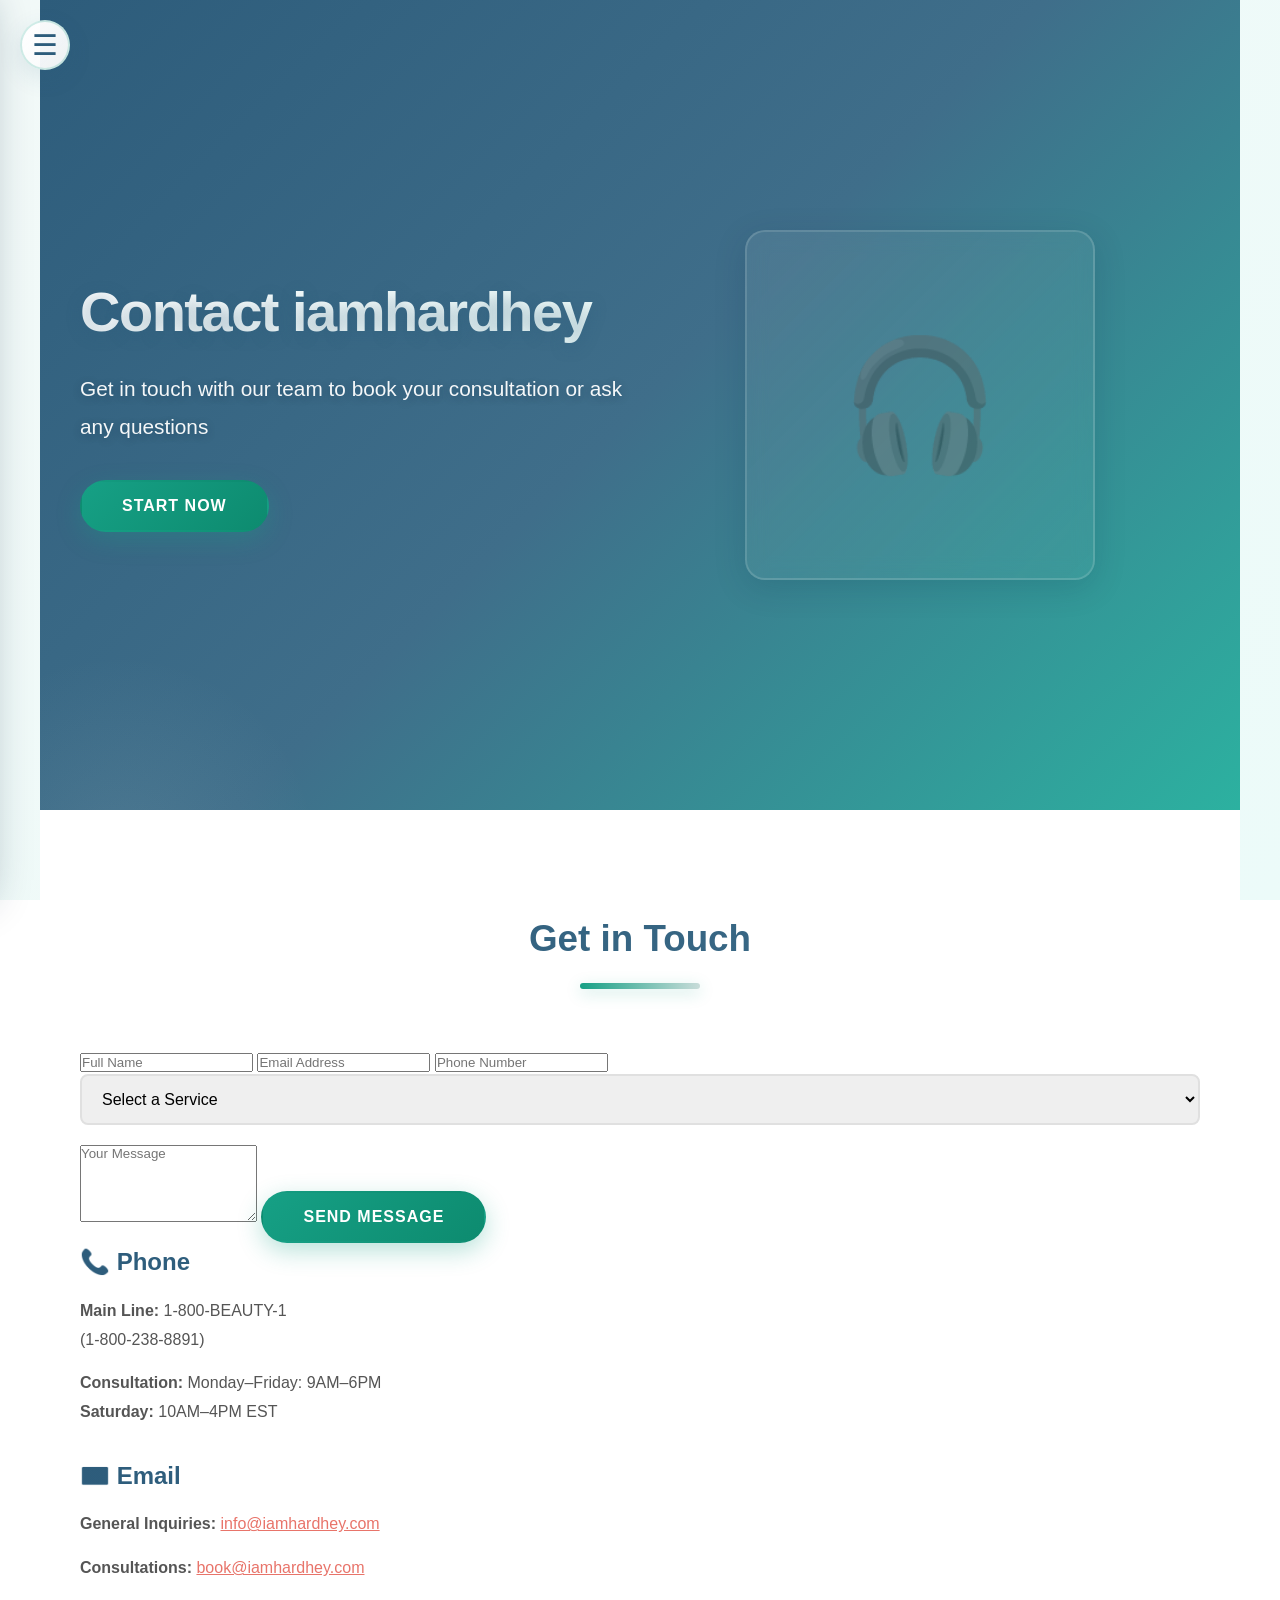
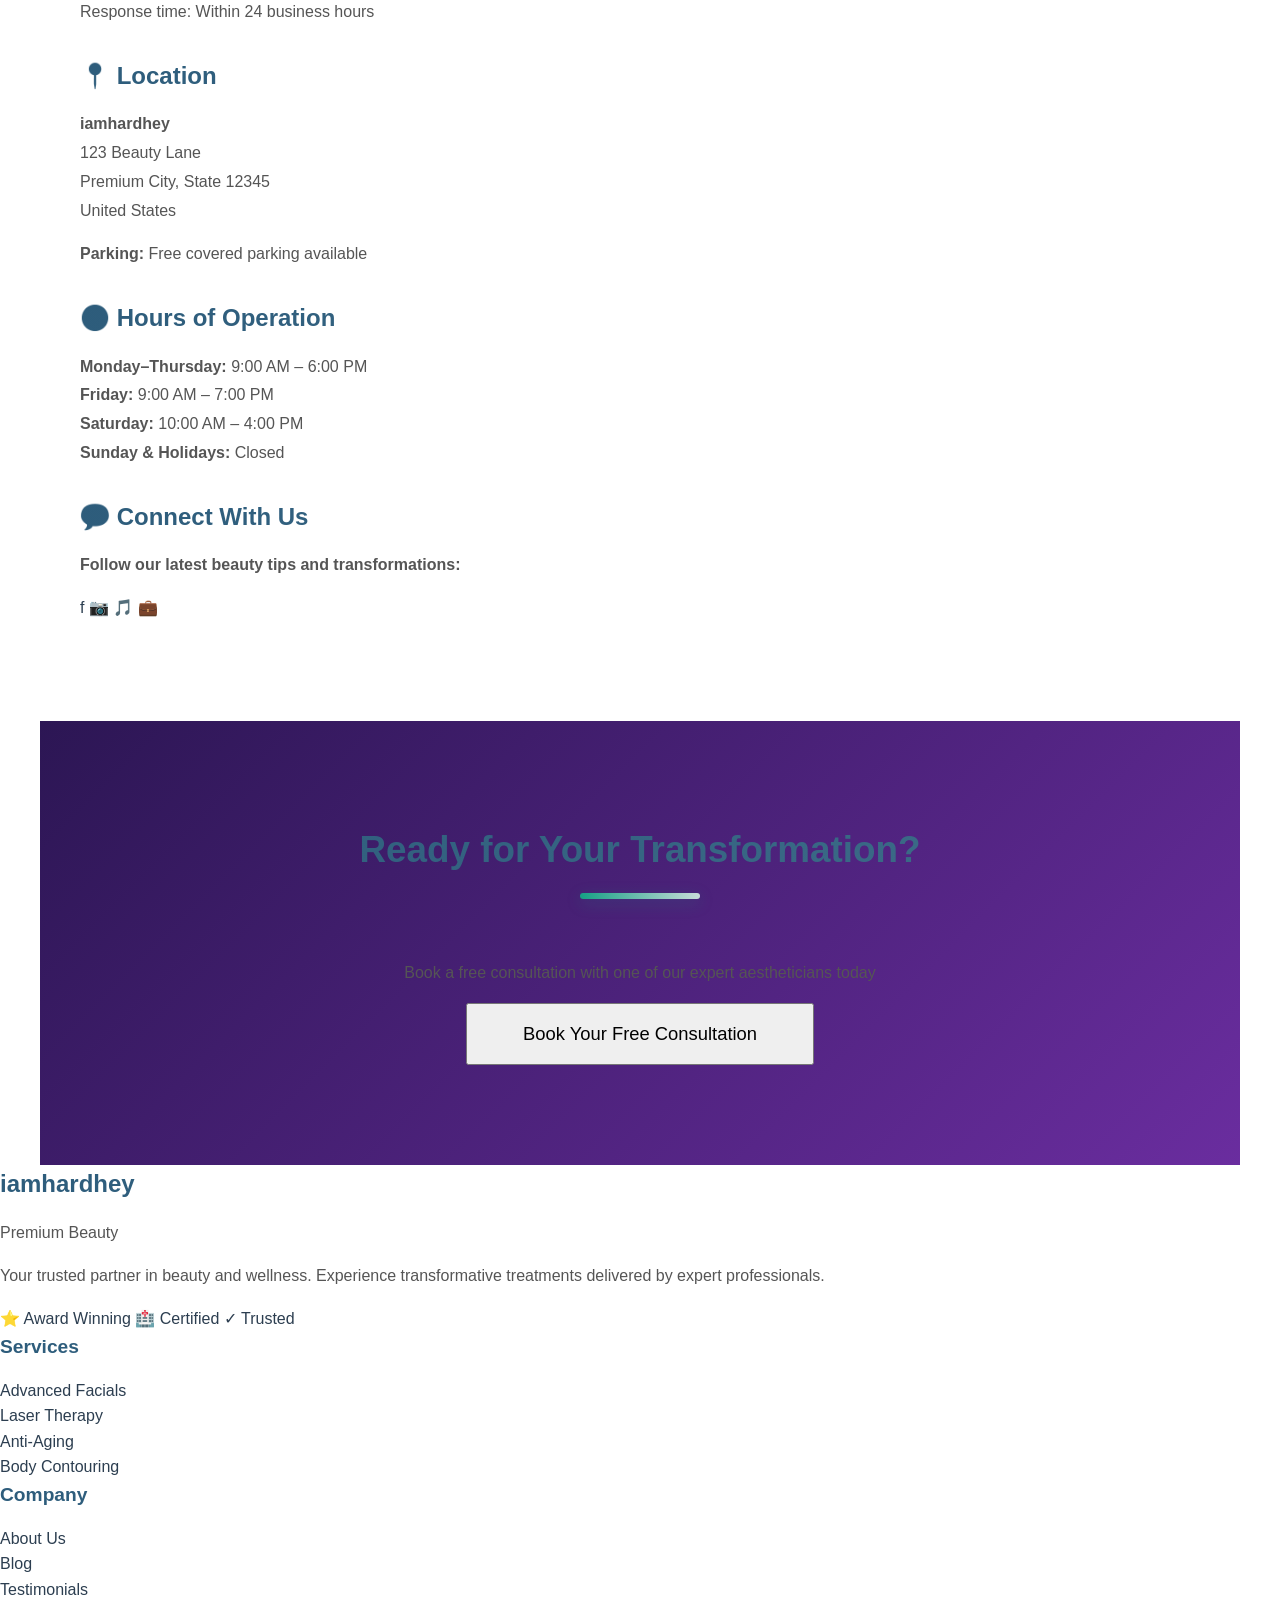
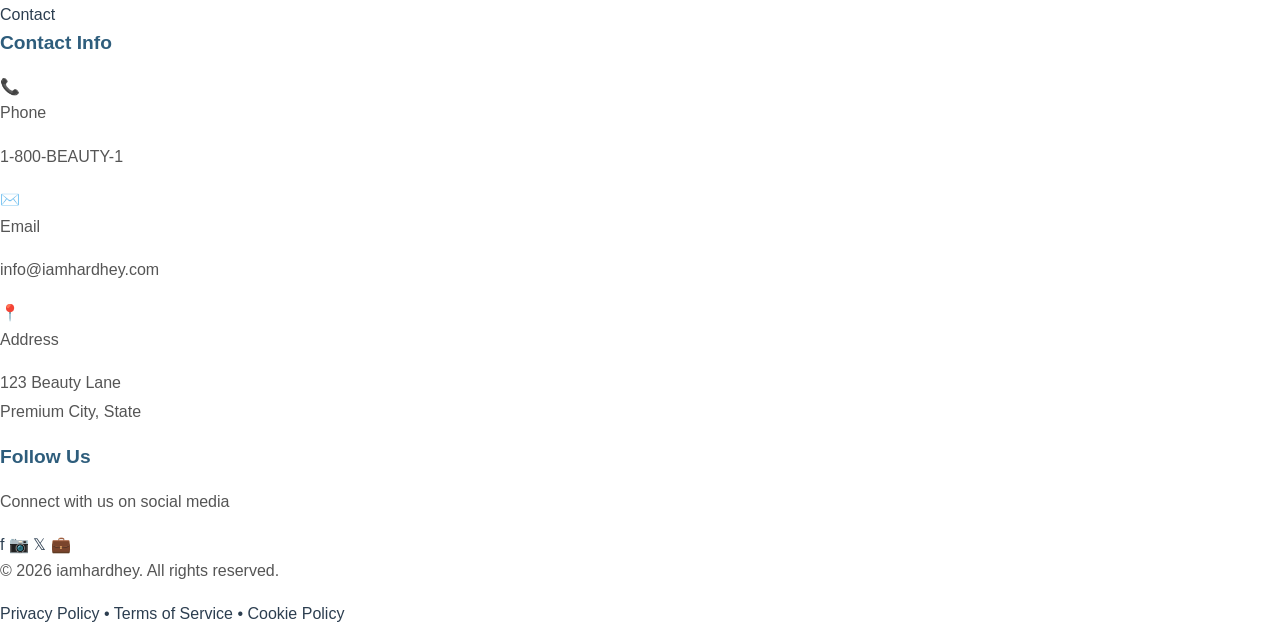
<file: contact.html>
<!DOCTYPE html>
<html lang="en">
<head>
  <!-- Set character encoding and responsive design -->
  <meta charset="UTF-8">
  <meta name="viewport" content="width=device-width, initial-scale=1.0">
  <title>Contact - iamhardhey</title>
  <!-- Include all styling from main stylesheet -->
  <link rel="stylesheet" href="style.css">
</head>
<body>
  <!-- Mobile navigation hamburger menu -->
  <input type="checkbox" id="menu-toggle">
  <label for="menu-toggle" class="hamburger">
    ☰
  </label>

  <div class="sidebar">
    <label for="menu-toggle" class="close-btn">
      ✕
    </label>
    <div class="sidebar-brand">
      <h3>iamhardhey</h3>
      <p style="font-size: 0.85rem; color: rgba(255,255,255,0.8);">Premium Beauty</p>
    </div>
    <ul>
      <li><a href="index.html">Home</a></li>
      <li><a href="about.html">About Us</a></li>
      <li><a href="services.html">Services</a></li>
      <li><a href="testimonials.html">Testimonials</a></li>
      <li><a href="blog.html">Blog</a></li>
      <li><a href="contact.html" class="active">Contact</a></li>
    </ul>
  </div>

  <!-- Page header with call-to-action -->
  <section class="hero">
    <div class="hero-content">
      <h1>Contact iamhardhey</h1>
      <p>Get in touch with our team to book your consultation or ask any questions</p>
      <button class="cta-btn">Start Now</button>
    </div>
    <div class="hero-image">
      <div class="hero-image-placeholder">
        🎧
      </div>
    </div>
  </section>

  <!-- 
    CONTACT SECTION
    Contains:
    - Contact form for new inquiries
    - Phone, email, location, and hours info
    - Social media links
  -->
  <section class="why-choose-us">
    <h2>Get in Touch</h2>
    <div class="contact-container">
      <!-- Contact Form -->
      <form class="contact-form">
        <input type="text" placeholder="Full Name" required>
        <input type="email" placeholder="Email Address" required>
        <input type="tel" placeholder="Phone Number" required>
        <select required style="width: 100%; padding: 14px 16px; margin-bottom: 20px; border-radius: 8px; border: 2px solid #e0e0e0; font-family: inherit; font-size: 1rem;">
          <option value="">Select a Service</option>
          <option value="facial">Advanced Facials</option>
          <option value="laser">Laser Therapy</option>
          <option value="injectables">Anti-Aging Injectables</option>
          <option value="body">Body Contouring</option>
          <option value="peel">Chemical Peels</option>
          <option value="microneedle">Microneedling</option>
        </select>
        <textarea placeholder="Your Message" rows="5" required></textarea>
        <button type="submit" class="cta-btn">Send Message</button>
      </form>

      <!-- Contact Info -->
      <div class="contact-info">
        <h3>📞 Phone</h3>
        <p><strong>Main Line:</strong> 1-800-BEAUTY-1<br>(1-800-238-8891)</p>
        <p><strong>Consultation:</strong> Monday–Friday: 9AM–6PM<br><strong>Saturday:</strong> 10AM–4PM EST</p>

        <h3 style="margin-top: 30px;">📧 Email</h3>
        <p><strong>General Inquiries:</strong> <a href="mailto:info@iamhardhey.com" style="color: #e8746a; text-decoration: underline;">info@iamhardhey.com</a></p>
        <p><strong>Consultations:</strong> <a href="mailto:book@iamhardhey.com" style="color: #e8746a; text-decoration: underline;">book@iamhardhey.com</a></p>
        <p>Response time: Within 24 business hours</p>

        <h3 style="margin-top: 30px;">📍 Location</h3>
        <p><strong>iamhardhey</strong><br>123 Beauty Lane<br>Premium City, State 12345<br>United States</p>
        <p><strong>Parking:</strong> Free covered parking available</p>

        <h3 style="margin-top: 30px;">🕐 Hours of Operation</h3>
        <p><strong>Monday–Thursday:</strong> 9:00 AM – 6:00 PM<br><strong>Friday:</strong> 9:00 AM – 7:00 PM<br><strong>Saturday:</strong> 10:00 AM – 4:00 PM<br><strong>Sunday & Holidays:</strong> Closed</p>

        <h3 style="margin-top: 30px;">💬 Connect With Us</h3>
        <p><strong>Follow our latest beauty tips and transformations:</strong></p>
        <div class="social-icons" style="justify-content: flex-start; margin-top: 15px;">
          <a href="#" title="Facebook">f</a>
          <a href="#" title="Instagram">📷</a>
          <a href="#" title="TikTok">🎵</a>
          <a href="#" title="LinkedIn">💼</a>
        </div>
      </div>
    </div>
  </section>

  <!-- CTA SECTION -->
  <section class="cta-section">
    <h2>Ready for Your Transformation?</h2>
    <p>Book a free consultation with one of our expert aestheticians today</p>
    <button class="cta-btn-large">Book Your Free Consultation</button>
  </section>

  <!-- FOOTER -->
  <footer class="footer">
    <div class="footer-wrapper">
      <div class="footer-content">
        <!-- Branding Section -->
        <div class="footer-section footer-brand">
          <h3>iamhardhey</h3>
          <p class="brand-subtitle">Premium Beauty</p>
          <p class="brand-description">Your trusted partner in beauty and wellness. Experience transformative treatments delivered by expert professionals.</p>
          <div class="footer-badges">
            <span class="badge">⭐ Award Winning</span>
            <span class="badge">🏥 Certified</span>
            <span class="badge">✓ Trusted</span>
          </div>
        </div>

        <!-- Services Section -->
        <div class="footer-section">
          <h4>Services</h4>
          <ul class="footer-links">
            <li><a href="services.html">Advanced Facials</a></li>
            <li><a href="services.html">Laser Therapy</a></li>
            <li><a href="services.html">Anti-Aging</a></li>
            <li><a href="services.html">Body Contouring</a></li>
          </ul>
        </div>

        <!-- Company Section -->
        <div class="footer-section">
          <h4>Company</h4>
          <ul class="footer-links">
            <li><a href="about.html">About Us</a></li>
            <li><a href="blog.html">Blog</a></li>
            <li><a href="testimonials.html">Testimonials</a></li>
            <li><a href="contact.html">Contact</a></li>
          </ul>
        </div>

        <!-- Contact Section -->
        <div class="footer-section footer-contact">
          <h4>Contact Info</h4>
          <div class="contact-item">
            <span class="contact-icon">📞</span>
            <div>
              <p class="contact-label">Phone</p>
              <p><a href="tel:1-800-238-8891">1-800-BEAUTY-1</a></p>
            </div>
          </div>
          <div class="contact-item">
            <span class="contact-icon">✉️</span>
            <div>
              <p class="contact-label">Email</p>
              <p><a href="mailto:info@iamhardhey.com">info@iamhardhey.com</a></p>
            </div>
          </div>
          <div class="contact-item">
            <span class="contact-icon">📍</span>
            <div>
              <p class="contact-label">Address</p>
              <p>123 Beauty Lane<br>Premium City, State</p>
            </div>
          </div>
        </div>

        <!-- Social Section -->
        <div class="footer-section footer-social">
          <h4>Follow Us</h4>
          <p class="social-description">Connect with us on social media</p>
          <div class="social-icons">
            <a href="#" title="Facebook" class="social-link">f</a>
            <a href="#" title="Instagram" class="social-link">📷</a>
            <a href="#" title="Twitter" class="social-link">𝕏</a>
            <a href="#" title="LinkedIn" class="social-link">💼</a>
          </div>
        </div>
      </div>

      <!-- Footer Divider -->
      <div class="footer-divider"></div>

      <!-- Footer Bottom -->
      <div class="footer-bottom">
        <div class="footer-bottom-content">
          <p class="copyright">&copy; 2026 iamhardhey. All rights reserved.</p>
          <div class="footer-legal">
            <a href="#">Privacy Policy</a>
            <span class="divider">•</span>
            <a href="#">Terms of Service</a>
            <span class="divider">•</span>
            <a href="#">Cookie Policy</a>
          </div>
        </div>
      </div>
    </div>
  </footer>

  <script src="script.js"></script>
</body>
</html>
</file>
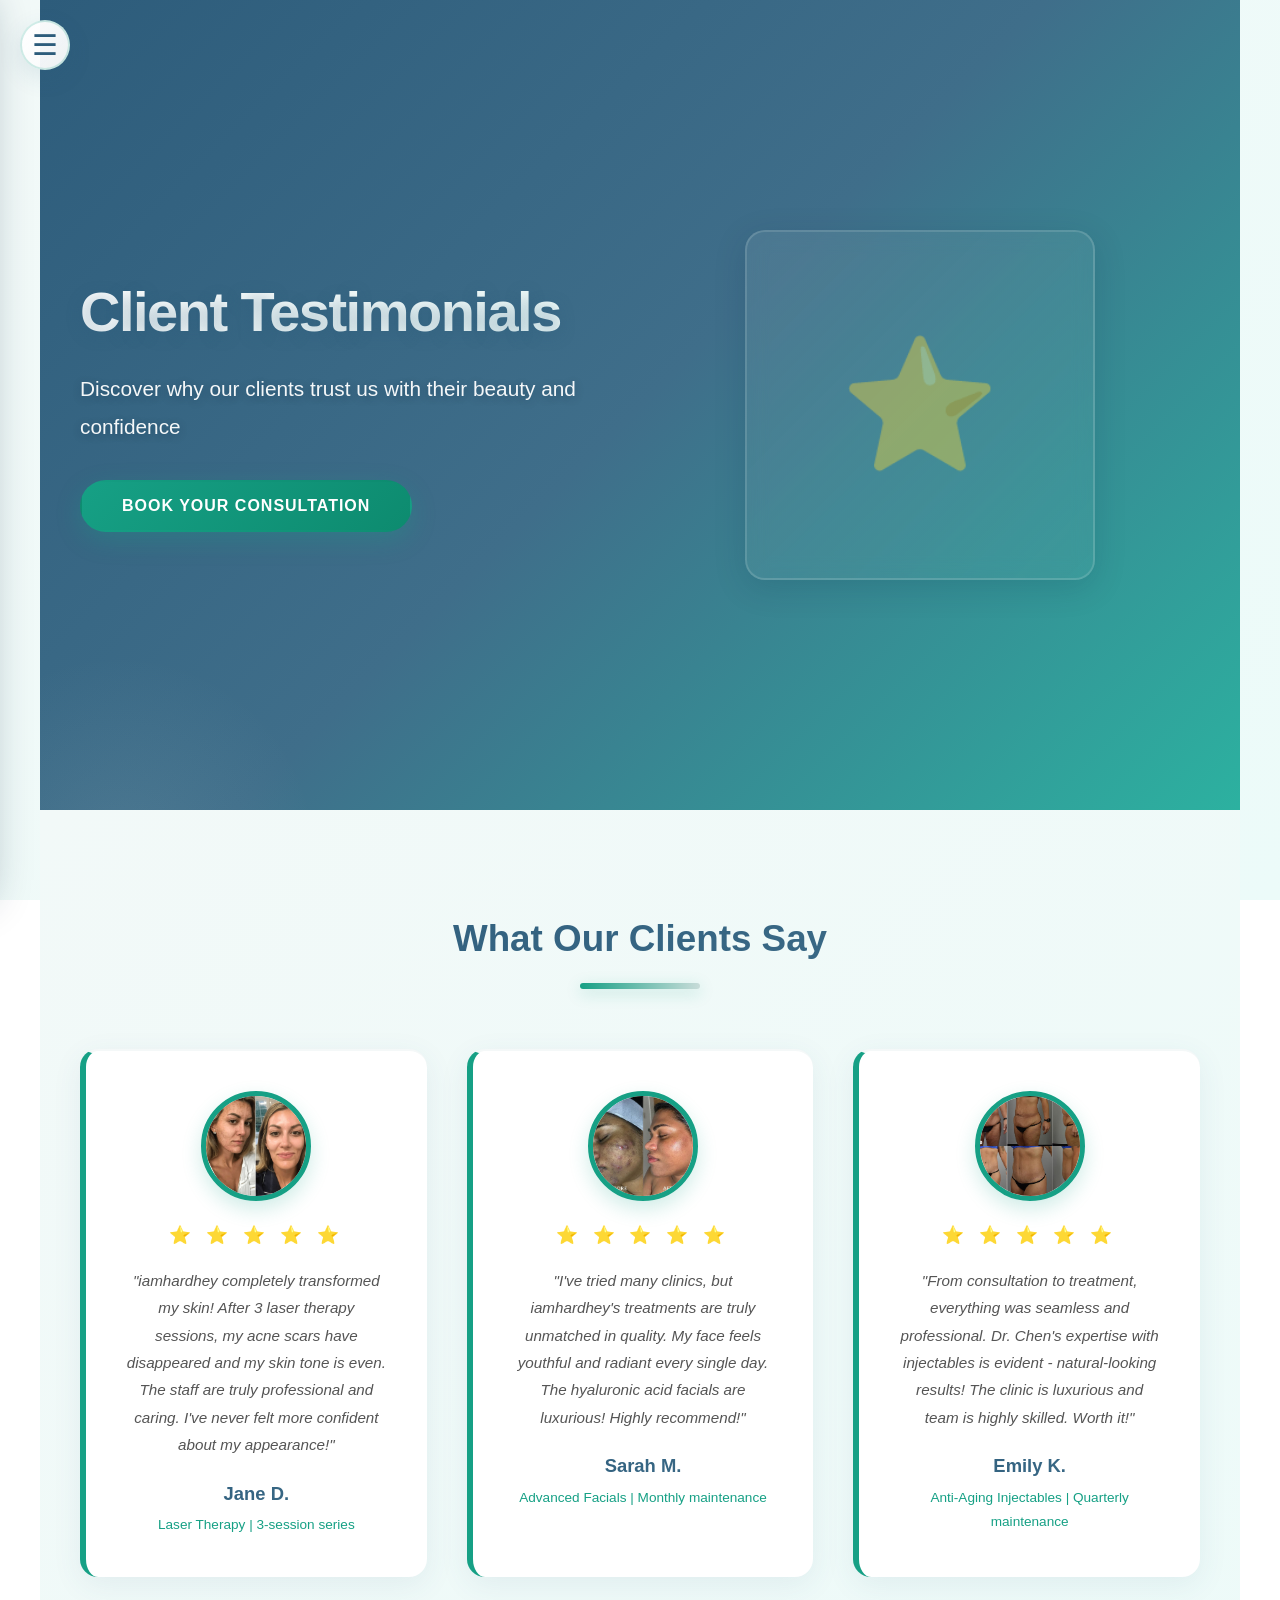
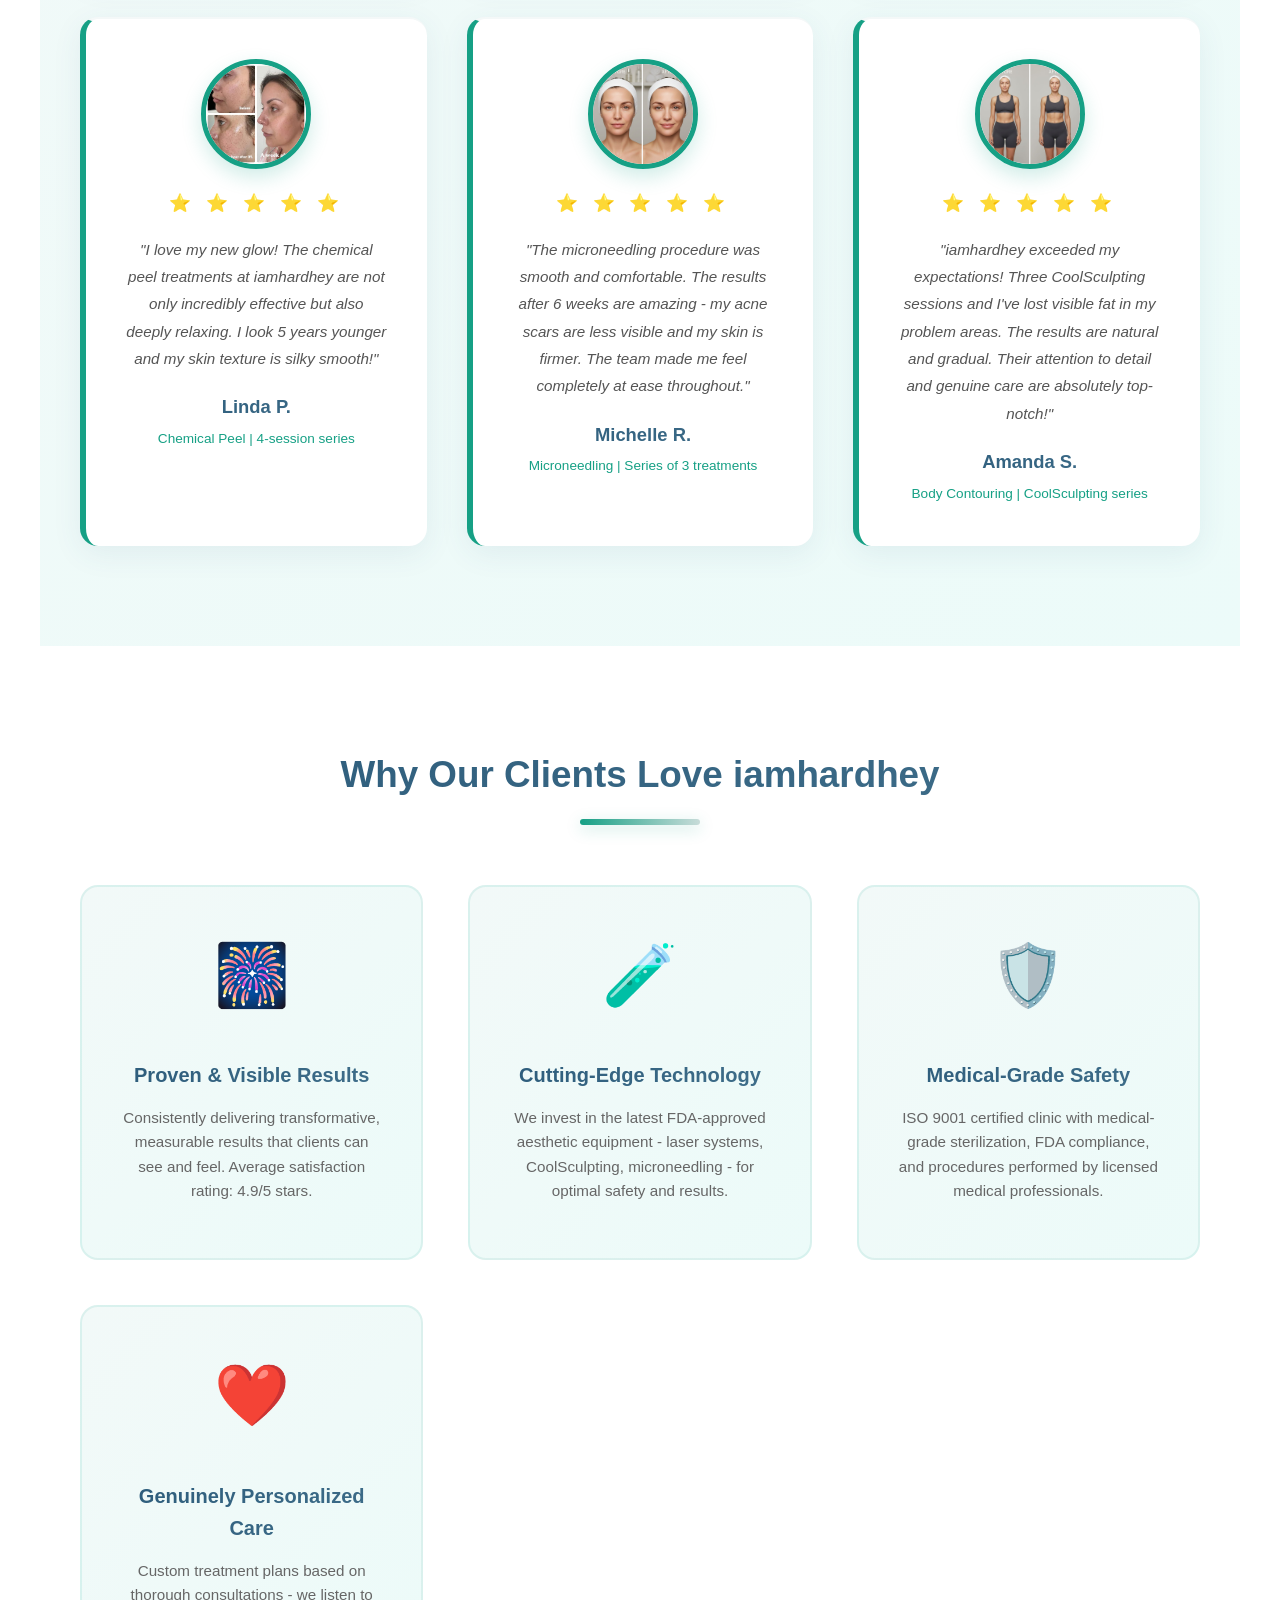
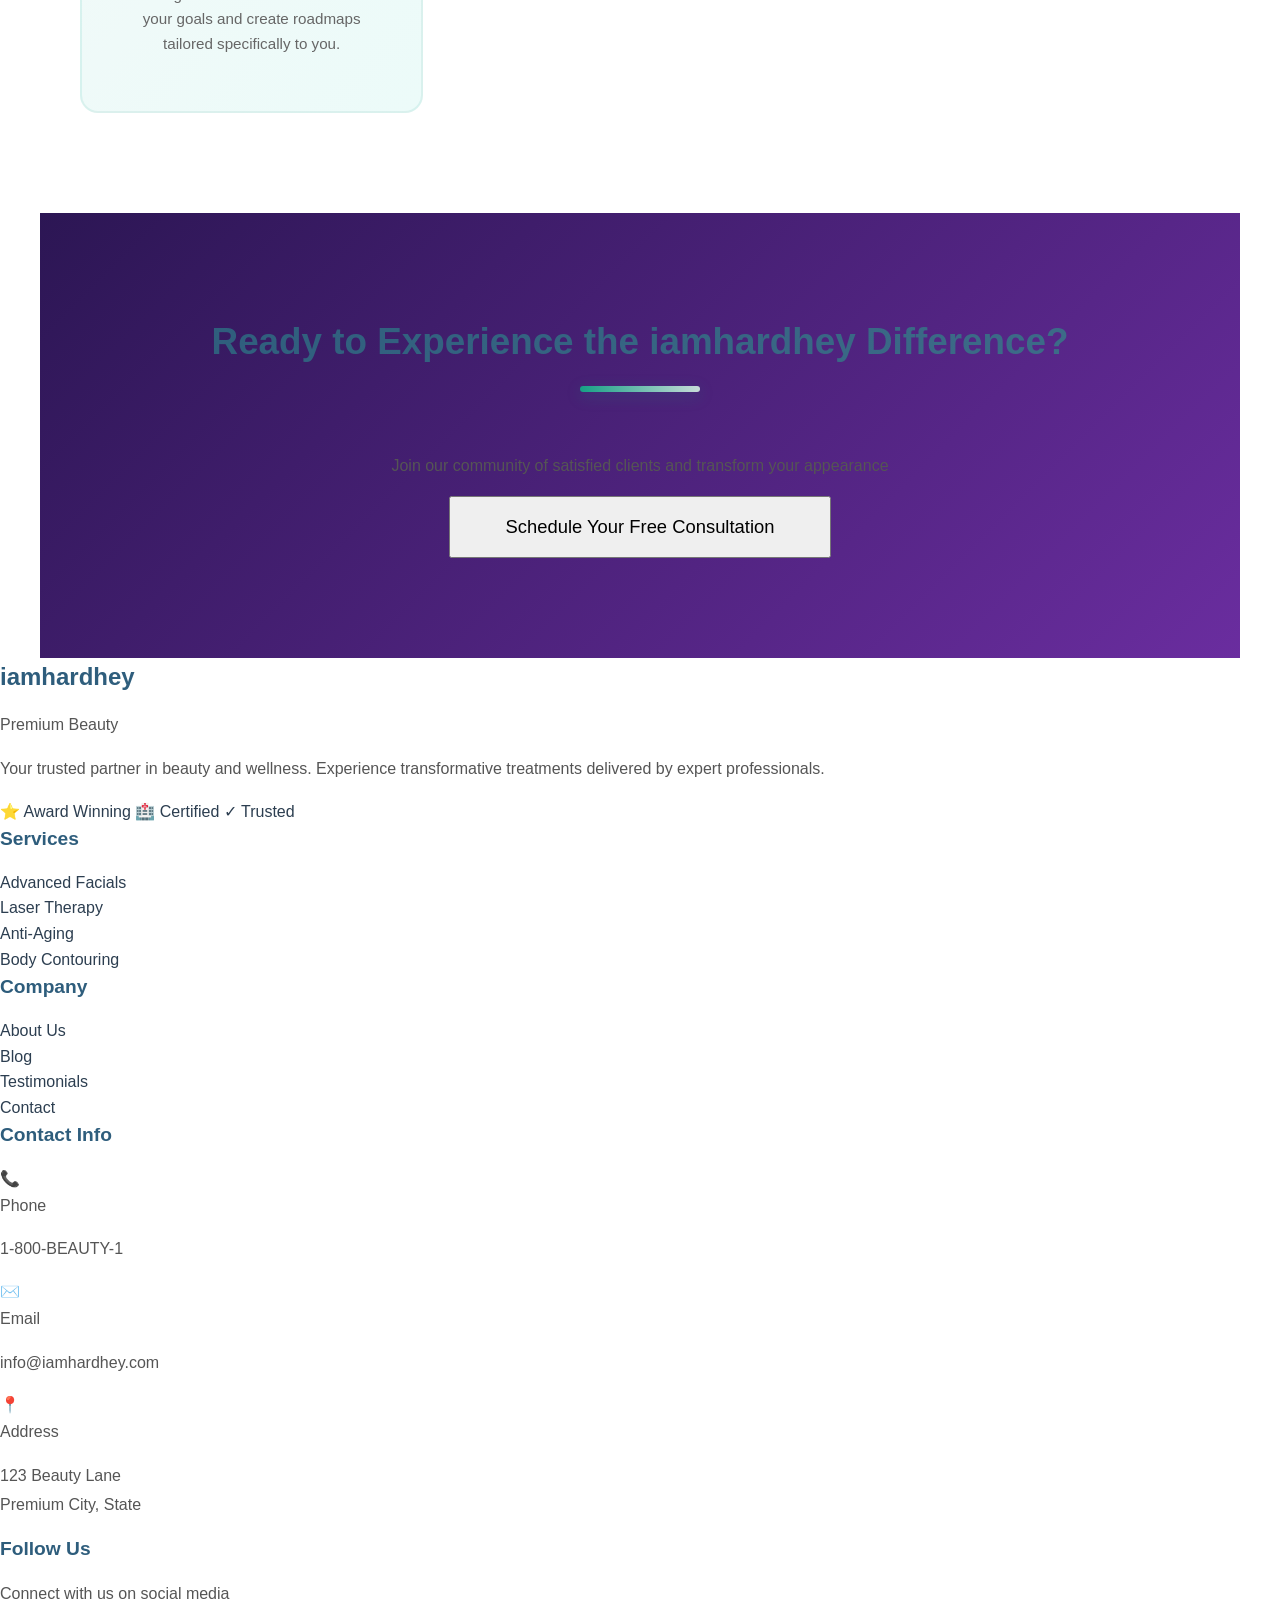
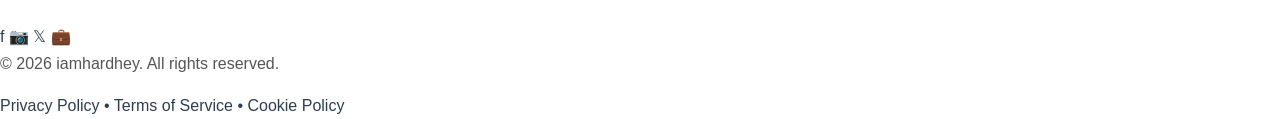
<file: testimonials.html>
<!DOCTYPE html>
<html lang="en">
<head>
  <!-- Document encoding and responsive viewport -->
  <meta charset="UTF-8">
  <meta name="viewport" content="width=device-width, initial-scale=1.0">
  <title>Testimonials - iamhardhey</title>
  <!-- Central stylesheet for consistency -->
  <link rel="stylesheet" href="style.css">
</head>
<body>
  <!-- Mobile hamburger menu navigation -->
  <input type="checkbox" id="menu-toggle">
  <label for="menu-toggle" class="hamburger">
    ☰
  </label>

  <div class="sidebar">
    <label for="menu-toggle" class="close-btn">
      ✕
    </label>
    <div class="sidebar-brand">
      <h3>iamhardhey</h3>
      <p style="font-size: 0.85rem; color: rgba(255,255,255,0.8);">Premium Beauty</p>
    </div>
    <!-- Main site navigation -->
    <ul>
      <li><a href="index.html">Home</a></li>
      <li><a href="about.html">About Us</a></li>
      <li><a href="services.html">Services</a></li>
      <li><a href="testimonials.html" class="active">Testimonials</a></li>
      <li><a href="blog.html">Blog</a></li>
      <li><a href="contact.html">Contact</a></li>
    </ul>
  </div>

  <!-- Page header - Build trust with testimonial focus -->
  <section class="hero">
    <div class="hero-content">
      <h1>Client Testimonials</h1>
      <p>Discover why our clients trust us with their beauty and confidence</p>
      <button class="cta-btn" onclick="window.location.href='contact.html'">Book Your Consultation</button>
    </div>
    <div class="hero-image">
      <div class="hero-image-placeholder">
        ⭐
      </div>
    </div>
  </section>

  <!-- 
    TESTIMONIALS SHOWCASE
    Features 6 real client success stories with:
    - Client photo
    - 5-star ratings
    - Customer testimonial quote
    - Client name and service type
  -->
  <section class="testimonials-preview">
    <h2>What Our Clients Say</h2>
    <div class="testimonials-grid">
      <div class="testimonial-card">
        <div class="client-image">
          <img src="trans1.jpeg" alt="Jane D.">
        </div>
        <div class="stars">
          ⭐
          ⭐
          ⭐
          ⭐
          ⭐
        </div>
        <p>"iamhardhey completely transformed my skin! After 3 laser therapy sessions, my acne scars have disappeared and my skin tone is even. The staff are truly professional and caring. I've never felt more confident about my appearance!"</p>
        <h4>Jane D.</h4>
        <p class="role">Laser Therapy | 3-session series</p>
      </div>
      <div class="testimonial-card">
        <div class="client-image">
          <img src="trans2.jpeg" alt="Sarah M.">
        </div>
        <div class="stars">
          ⭐
          ⭐
          ⭐
          ⭐
          ⭐
        </div>
        <p>"I've tried many clinics, but iamhardhey's treatments are truly unmatched in quality. My face feels youthful and radiant every single day. The hyaluronic acid facials are luxurious! Highly recommend!"</p>
        <h4>Sarah M.</h4>
        <p class="role">Advanced Facials | Monthly maintenance</p>
      </div>
      <div class="testimonial-card">
        <div class="client-image">
          <img src="trans3.jpeg" alt="Emily K.">
        </div>
        <div class="stars">
          ⭐
          ⭐
          ⭐
          ⭐
          ⭐
        </div>
        <p>"From consultation to treatment, everything was seamless and professional. Dr. Chen's expertise with injectables is evident - natural-looking results! The clinic is luxurious and team is highly skilled. Worth it!"</p>
        <h4>Emily K.</h4>
        <p class="role">Anti-Aging Injectables | Quarterly maintenance</p>
      </div>
      <div class="testimonial-card">
        <div class="client-image">
          <img src="trans4.jpeg" alt="Linda P.">
        </div>
        <div class="stars">
          ⭐
          ⭐
          ⭐
          ⭐
          ⭐
        </div>
        <p>"I love my new glow! The chemical peel treatments at iamhardhey are not only incredibly effective but also deeply relaxing. I look 5 years younger and my skin texture is silky smooth!"</p>
        <h4>Linda P.</h4>
        <p class="role">Chemical Peel | 4-session series</p>
      </div>
      <div class="testimonial-card">
        <div class="client-image">
          <img src="trans5.jpeg" alt="Michelle R.">
        </div>
        <div class="stars">
          ⭐
          ⭐
          ⭐
          ⭐
          ⭐
        </div>
        <p>"The microneedling procedure was smooth and comfortable. The results after 6 weeks are amazing - my acne scars are less visible and my skin is firmer. The team made me feel completely at ease throughout."</p>
        <h4>Michelle R.</h4>
        <p class="role">Microneedling | Series of 3 treatments</p>
      </div>
      <div class="testimonial-card">
        <div class="client-image">
          <img src="trans6.jpeg" alt="Amanda S.">
        </div>
        <div class="stars">
          ⭐
          ⭐
          ⭐
          ⭐
          ⭐
        </div>
        <p>"iamhardhey exceeded my expectations! Three CoolSculpting sessions and I've lost visible fat in my problem areas. The results are natural and gradual. Their attention to detail and genuine care are absolutely top-notch!"</p>
        <h4>Amanda S.</h4>
        <p class="role">Body Contouring | CoolSculpting series</p>
      </div>
    </div>
  </section>

  <!-- WHY CHOOSE US -->
  <section class="why-choose-us">
    <h2>Why Our Clients Love iamhardhey</h2>
    <div class="features">
      <div class="feature">
        <div class="feature-icon">
          🎆
        </div>
        <h3>Proven & Visible Results</h3>
        <p>Consistently delivering transformative, measurable results that clients can see and feel. Average satisfaction rating: 4.9/5 stars.</p>
      </div>
      <div class="feature">
        <div class="feature-icon">
          🧪
        </div>
        <h3>Cutting-Edge Technology</h3>
        <p>We invest in the latest FDA-approved aesthetic equipment - laser systems, CoolSculpting, microneedling - for optimal safety and results.</p>
      </div>
      <div class="feature">
        <div class="feature-icon">
          🛡️
        </div>
        <h3>Medical-Grade Safety</h3>
        <p>ISO 9001 certified clinic with medical-grade sterilization, FDA compliance, and procedures performed by licensed medical professionals.</p>
      </div>
      <div class="feature">
        <div class="feature-icon">
          ❤️
        </div>
        <h3>Genuinely Personalized Care</h3>
        <p>Custom treatment plans based on thorough consultations - we listen to your goals and create roadmaps tailored specifically to you.</p>
      </div>
    </div>
  </section>

  <!-- CTA SECTION -->
  <section class="cta-section">
    <h2>Ready to Experience the iamhardhey Difference?</h2>
    <p>Join our community of satisfied clients and transform your appearance</p>
    <button class="cta-btn-large" onclick="window.location.href='contact.html'">Schedule Your Free Consultation</button>
  </section>

  <!-- FOOTER -->
  <footer class="footer">
    <div class="footer-wrapper">
      <div class="footer-content">
        <!-- Branding Section -->
        <div class="footer-section footer-brand">
          <h3>iamhardhey</h3>
          <p class="brand-subtitle">Premium Beauty</p>
          <p class="brand-description">Your trusted partner in beauty and wellness. Experience transformative treatments delivered by expert professionals.</p>
          <div class="footer-badges">
            <span class="badge">⭐ Award Winning</span>
            <span class="badge">🏥 Certified</span>
            <span class="badge">✓ Trusted</span>
          </div>
        </div>

        <!-- Services Section -->
        <div class="footer-section">
          <h4>Services</h4>
          <ul class="footer-links">
            <li><a href="services.html">Advanced Facials</a></li>
            <li><a href="services.html">Laser Therapy</a></li>
            <li><a href="services.html">Anti-Aging</a></li>
            <li><a href="services.html">Body Contouring</a></li>
          </ul>
        </div>

        <!-- Company Section -->
        <div class="footer-section">
          <h4>Company</h4>
          <ul class="footer-links">
            <li><a href="about.html">About Us</a></li>
            <li><a href="blog.html">Blog</a></li>
            <li><a href="testimonials.html">Testimonials</a></li>
            <li><a href="contact.html">Contact</a></li>
          </ul>
        </div>

        <!-- Contact Section -->
        <div class="footer-section footer-contact">
          <h4>Contact Info</h4>
          <div class="contact-item">
            <span class="contact-icon">📞</span>
            <div>
              <p class="contact-label">Phone</p>
              <p><a href="tel:1-800-238-8891">1-800-BEAUTY-1</a></p>
            </div>
          </div>
          <div class="contact-item">
            <span class="contact-icon">✉️</span>
            <div>
              <p class="contact-label">Email</p>
              <p><a href="mailto:info@iamhardhey.com">info@iamhardhey.com</a></p>
            </div>
          </div>
          <div class="contact-item">
            <span class="contact-icon">📍</span>
            <div>
              <p class="contact-label">Address</p>
              <p>123 Beauty Lane<br>Premium City, State</p>
            </div>
          </div>
        </div>

        <!-- Social Section -->
        <div class="footer-section footer-social">
          <h4>Follow Us</h4>
          <p class="social-description">Connect with us on social media</p>
          <div class="social-icons">
            <a href="#" title="Facebook" class="social-link">f</a>
            <a href="#" title="Instagram" class="social-link">📷</a>
            <a href="#" title="Twitter" class="social-link">𝕏</a>
            <a href="#" title="LinkedIn" class="social-link">💼</a>
          </div>
        </div>
      </div>

      <!-- Footer Divider -->
      <div class="footer-divider"></div>

      <!-- Footer Bottom -->
      <div class="footer-bottom">
        <div class="footer-bottom-content">
          <p class="copyright">&copy; 2026 iamhardhey. All rights reserved.</p>
          <div class="footer-legal">
            <a href="#">Privacy Policy</a>
            <span class="divider">•</span>
            <a href="#">Terms of Service</a>
            <span class="divider">•</span>
            <a href="#">Cookie Policy</a>
          </div>
        </div>
      </div>
    </div>
  </footer>

  <script src="script.js"></script>
</body>
</html>
</body>
</html>
</file>
<file: style.css>
/* ===========================
   MODERN COLOR PALETTE & DESIGN SYSTEM
   Primary: Slate Blue (#2D5C7B)
   Secondary: Mint Green (#16A085)
   Accent: Light Mint (#C8DCD9)
   Light: Cool White (#F2F9F8)
===========================  */

/* ===========================
   GENERAL RESET & BASE
=========================== */
* {
  margin: 0;
  padding: 0;
  box-sizing: border-box;
  font-family: 'Segoe UI', Tahoma, Geneva, Verdana, sans-serif;
}

html {
  scroll-behavior: smooth;
}

body {
  background: linear-gradient(135deg, #F2F9F8 0%, #ECFBF9 100%);
  color: #2c3e50;
  line-height: 1.6;
  overflow-x: hidden;
  display: flex;
  flex-direction: column;
  min-height: 100vh;
  margin: 0;
  padding: 0;
  background-attachment: fixed;
}

/* Audio Controls */
.audio-controls {
  position: fixed;
  bottom: 30px;
  right: 30px;
  z-index: 999;
  display: flex;
  gap: 10px;
  flex-direction: column;
  align-items: center;
}

.audio-btn {
  width: 50px;
  height: 50px;
  border-radius: 50%;
  background: linear-gradient(135deg, #16A085 0%, #0D8B6F 100%);
  border: none;
  color: white;
  font-size: 1.3rem;
  cursor: pointer;
  box-shadow: 0 8px 25px rgba(22, 160, 133, 0.3);
  transition: all 0.35s cubic-bezier(0.34, 1.56, 0.64, 1);
  display: flex;
  align-items: center;
  justify-content: center;
}

.audio-btn:hover {
  transform: scale(1.15);
  box-shadow: 0 12px 35px rgba(232, 116, 106, 0.5);
}

.audio-btn.active {
  background: linear-gradient(135deg, #2D5C7B 0%, #3F6E8A 100%);
}

.image-container {
  text-align: center;
  background: rgba(255, 255, 255, 0.95);
  border-radius: 20px;
  box-shadow: 0 20px 60px rgba(10, 37, 64, 0.15);
  padding: 30px;
  max-width: 90%;
  max-height: 90vh;
  overflow: hidden;
  backdrop-filter: blur(10px);
}

.image-container img {
  max-width: 100%;
  max-height: 100%;
  object-fit: contain;
  border-radius: 15px;
}

a {
  text-decoration: none;
  color: inherit;
  transition: all 0.35s cubic-bezier(0.4, 0.0, 0.2, 1);
}

h1, h2, h3, h4 {
  color: #2D5C7B;
  margin-bottom: 15px;
  font-weight: 700;
  background: linear-gradient(135deg, #2D5C7B 0%, #3F6E8A 100%);
  -webkit-background-clip: text;
  -webkit-text-fill-color: transparent;
  background-clip: text;
}

h1 {
  font-size: 3.2rem;
  font-weight: 800;
  letter-spacing: -1.5px;
  text-shadow: 0 2px 10px rgba(10, 37, 64, 0.1);
}

h2 {
  font-size: 2.3rem;
  font-weight: 700;
}

h3 {
  font-size: 1.5rem;
  color: #2D5C7B;
}

h4 {
  font-size: 1.2rem;
  color: #2D5C7B;
}

p {
  margin-bottom: 15px;
  font-size: 1rem;
  line-height: 1.8;
  color: #555;
}

/* ===========================
   SIDEBAR / HAMBURGER MENU
=========================== */
#menu-toggle {
  display: none;
}

.hamburger {
  position: fixed;
  top: 20px;
  left: 20px;
  font-size: 1.8rem;
  cursor: pointer;
  z-index: 1001;
  color: #2D5C7B;
  transition: all 0.35s cubic-bezier(0.34, 1.56, 0.64, 1);
  background: linear-gradient(135deg, rgba(255, 255, 255, 0.98), rgba(248, 249, 250, 0.95));
  width: 50px;
  height: 50px;
  border-radius: 50%;
  display: flex;
  align-items: center;
  justify-content: center;
  box-shadow: 0 8px 25px rgba(45, 92, 123, 0.12);
  border: 2px solid rgba(22, 160, 133, 0.2);
}

.hamburger:hover {
  transform: scale(1.15) rotate(90deg);
  background: linear-gradient(135deg, #fff, #ECFBF9);
  box-shadow: 0 12px 35px rgba(45, 92, 123, 0.2);
  color: #16A085;
}

.sidebar {
  position: fixed;
  left: -300px;
  top: 0;
  width: 280px;
  height: 100%;
  background: linear-gradient(180deg, #2D5C7B 0%, #3F6E8A 50%, #2CB1A0 100%);
  box-shadow: 8px 0 40px rgba(10, 37, 64, 0.3);
  padding: 30px 20px;
  transition: left 0.45s cubic-bezier(0.68, -0.55, 0.265, 1.55);
  z-index: 1000;
  overflow-y: auto;
}

#menu-toggle:checked ~ .sidebar {
  left: 0;
  box-shadow: 8px 0 40px rgba(10, 37, 64, 0.4);
}

.close-btn {
  font-size: 2rem;
  display: block;
  text-align: right;
  cursor: pointer;
  color: #C8DCD9;
  transition: all 0.3s ease;
  margin-bottom: 20px;
}

.close-btn:hover {
  transform: rotate(90deg) scale(1.2);
  color: #16A085;
}

.sidebar-brand {
  text-align: center;
  margin-bottom: 40px;
  border-bottom: 2px solid rgba(212, 165, 116, 0.3);
  padding-bottom: 20px;
}

.sidebar-brand h3 {
  color: #C8DCD9;
  font-size: 1.8rem;
  margin-bottom: 5px;
  margin: 0;
  padding: 0;
  font-weight: 800;
  letter-spacing: 2px;
}

.sidebar-brand p {
  color: rgba(200, 220, 217, 0.8);
  font-size: 0.85rem;
  margin: 0;
  padding: 0;
}

.sidebar ul {
  list-style: none;
}

.sidebar ul li {
  margin: 0;
}

.sidebar ul li a {
  color: rgba(255, 255, 255, 0.85);
  font-weight: 500;
  transition: all 0.35s cubic-bezier(0.4, 0.0, 0.2, 1);
  display: block;
  padding: 14px 16px;
  border-radius: 8px;
  margin: 8px 0;
  border-left: 4px solid transparent;
  position: relative;
}

.sidebar ul li a::before {
  content: '';
  position: absolute;
  left: 0;
  top: 50%;
  transform: translateY(-50%);
  width: 4px;
  height: 0;
  background: linear-gradient(180deg, #C8DCD9, #16A085);
  border-radius: 2px;
  transition: height 0.3s ease;
}

.sidebar ul li a:hover,
.sidebar ul li a.active {
  background: linear-gradient(90deg, rgba(22, 160, 133, 0.2), transparent);
  color: #C8DCD9;
  border-left-color: #16A085;
  padding-left: 20px;
  transform: translateX(5px);
}

.sidebar ul li a:hover::before,
.sidebar ul li a.active::before {
  height: 50%;
}

/* ===========================
   HERO SECTION
=========================== */
.hero {
  min-height: 90vh;
  background: linear-gradient(135deg, #2D5C7B 0%, #3F6E8A 50%, #2CB1A0 100%);
  display: flex;
  justify-content: space-between;
  align-items: center;
  padding: 60px 40px;
  position: relative;
  overflow: hidden;
}

.hero::before {
  content: '';
  position: absolute;
  top: -50%;
  right: -50%;
  width: 600px;
  height: 600px;
  background: radial-gradient(circle, rgba(22, 160, 133, 0.15) 0%, transparent 70%);
  border-radius: 50%;
  animation: float 25s ease-in-out infinite;
}

.hero::after {
  content: '';
  position: absolute;
  bottom: -30%;
  left: -10%;
  width: 400px;
  height: 400px;
  background: radial-gradient(circle, rgba(200, 220, 217, 0.1) 0%, transparent 70%);
  border-radius: 50%;
  animation: float2 30s ease-in-out infinite;
}

@keyframes float {
  0%, 100% { transform: translate(0, 0); }
  50% { transform: translate(40px, -40px); }
}

@keyframes float2 {
  0%, 100% { transform: translate(0, 0); }
  50% { transform: translate(-40px, 40px); }
}

.hero-content {
  flex: 1;
  max-width: 600px;
  z-index: 2;
  animation: slideInLeft 0.8s cubic-bezier(0.34, 1.56, 0.64, 1);
}

.hero-content h1 {
  color: #fff;
  font-size: 3.5rem;
  line-height: 1.2;
  margin-bottom: 25px;
  text-shadow: 0 4px 15px rgba(45, 92, 123, 0.4);
  background: linear-gradient(135deg, #fff 0%, #ECFBF9 100%);
  -webkit-background-clip: text;
  -webkit-text-fill-color: transparent;
  background-clip: text;
}

.hero-content p {
  color: rgba(255, 255, 255, 0.95);
  font-size: 1.3rem;
  margin-bottom: 35px;
  line-height: 1.8;
  text-shadow: 0 2px 8px rgba(10, 37, 64, 0.3);
}

@keyframes slideInLeft {
  from {
    opacity: 0;
    transform: translateX(-60px);
  }
  to {
    opacity: 1;
    transform: translateX(0);
  }
}

.hero-image {
  flex: 1;
  display: flex;
  justify-content: center;
  align-items: center;
  z-index: 2;
  animation: slideInRight 0.8s cubic-bezier(0.34, 1.56, 0.64, 1);
}

@keyframes slideInRight {
  from {
    opacity: 0;
    transform: translateX(60px);
  }
  to {
    opacity: 1;
    transform: translateX(0);
  }
}

.hero-image-placeholder {
  width: 350px;
  height: 350px;
  background: linear-gradient(135deg, rgba(200, 220, 217, 0.1) 0%, rgba(200, 220, 217, 0.05) 100%);
  border-radius: 20px;
  display: flex;
  align-items: center;
  justify-content: center;
  font-size: 8rem;
  color: rgba(255, 255, 255, 0.4);
  border: 2px solid rgba(200, 220, 217, 0.2);
  backdrop-filter: blur(10px);
  box-shadow: 0 8px 32px rgba(10, 37, 64, 0.15);
  transition: all 0.4s ease;
  animation: float3 6s ease-in-out infinite;
}

.hero-image-placeholder:hover {
  transform: translateY(-10px);
  box-shadow: 0 15px 50px rgba(22, 160, 133, 0.2);
}

@keyframes float3 {
  0%, 100% { transform: translateY(0); }
  50% { transform: translateY(-15px); }
}

/* ===========================
   CTA BUTTON - Enhanced Interactive
=========================== */
.cta-btn {
  display: inline-block;
  padding: 15px 40px;
  background: linear-gradient(135deg, #16A085 0%, #0D8B6F 100%);
  color: #fff;
  border-radius: 50px;
  font-weight: 700;
  font-size: 1rem;
  transition: all 0.4s cubic-bezier(0.34, 1.56, 0.64, 1);
  border: 2px solid transparent;
  cursor: pointer;
  box-shadow: 0 8px 25px rgba(22, 160, 133, 0.3);
  text-transform: uppercase;
  letter-spacing: 1px;
  position: relative;
  overflow: hidden;
}

.cta-btn::before {
  content: '';
  position: absolute;
  top: 0;
  left: -100%;
  width: 100%;
  height: 100%;
  background: linear-gradient(90deg, transparent, rgba(255, 255, 255, 0.2), transparent);
  transition: left 0.6s ease;
}

.cta-btn:hover {
  background: linear-gradient(135deg, #0D8B6F 0%, #095C4F 100%);
  transform: translateY(-5px) scale(1.05);
  box-shadow: 0 15px 40px rgba(22, 160, 133, 0.4);
  letter-spacing: 2px;
}

.cta-btn:hover::before {
  left: 100%;
}

.cta-btn:active {
  transform: translateY(-2px) scale(1.02);
  box-shadow: 0 8px 20px rgba(232, 116, 106, 0.35);
}

.cta-btn-large {
  padding: 18px 55px;
  font-size: 1.15rem;
}

/* ===========================
   SECTIONS GENERAL
=========================== */
section {
  padding: 100px 40px;
  max-width: 1200px;
  margin: 0 auto;
  width: 100%;
}

section h2 {
  text-align: center;
  margin-bottom: 60px;
  position: relative;
  padding-bottom: 20px;
}

section h2::after {
  content: '';
  position: absolute;
  bottom: 0;
  left: 50%;
  transform: translateX(-50%);
  width: 120px;
  height: 6px;
  background: linear-gradient(90deg, #16A085, #C8DCD9);
  border-radius: 3px;
  box-shadow: 0 4px 15px rgba(22, 160, 133, 0.25);
}

/* ===========================
   SERVICES PREVIEW
=========================== */
.services-preview {
  background: linear-gradient(135deg, #F2F9F8 0%, #ECFBF9 100%);
}

.services-grid {
  display: grid;
  grid-template-columns: repeat(auto-fit, minmax(280px, 1fr));
  gap: 40px;
  margin-top: 50px;
}

.service-card {
  background: #fff;
  border-radius: 18px;
  padding: 40px 30px;
  box-shadow: 0 8px 30px rgba(45, 92, 123, 0.08);
  transition: all 0.45s cubic-bezier(0.34, 1.56, 0.64, 1);
  text-align: center;
  border: 2px solid rgba(22, 160, 133, 0.1);
  display: flex;
  flex-direction: column;
  align-items: center;
  position: relative;
  overflow: hidden;
}

.service-card::before {
  content: '';
  position: absolute;
  top: -50%;
  right: -50%;
  width: 200px;
  height: 200px;
  background: radial-gradient(circle, rgba(232, 116, 106, 0.1), transparent);
  border-radius: 50%;
  opacity: 0;
  transition: opacity 0.4s ease;
}

.service-card:hover {
  transform: translateY(-15px) scale(1.05);
  box-shadow: 0 20px 50px rgba(22, 160, 133, 0.2);
  border-color: #16A085;
  background: linear-gradient(135deg, #fff 0%, #F2F9F8 100%);
}

.service-card:hover::before {
  opacity: 1;
}

.service-icon {
  font-size: 3.5rem;
  color: #16A085;
  margin-bottom: 25px;
  background: linear-gradient(135deg, rgba(22, 160, 133, 0.1) 0%, rgba(200, 220, 217, 0.05) 100%);
  width: 90px;
  height: 90px;
  display: flex;
  align-items: center;
  justify-content: center;
  border-radius: 50%;
  transition: all 0.45s cubic-bezier(0.34, 1.56, 0.64, 1);
  border: 2px solid rgba(22, 160, 133, 0.15);
  box-shadow: 0 4px 15px rgba(22, 160, 133, 0.1);
}

.service-card:hover .service-icon {
  transform: scale(1.15) rotate(15deg);
  background: linear-gradient(135deg, #16A085 0%, #0D8B6F 100%);
  color: #fff;
  box-shadow: 0 10px 30px rgba(22, 160, 133, 0.3);
}

.service-image {
  width: 100%;
  height: 200px;
  overflow: hidden;
  border-radius: 15px;
  margin-bottom: 20px;
  background: linear-gradient(135deg, #ECFBF9, #F2F9F8);
  box-shadow: 0 8px 20px rgba(45, 92, 123, 0.08);
  border: 2px solid rgba(22, 160, 133, 0.1);
  position: relative;
}

.service-image::after {
  content: '';
  position: absolute;
  top: 0;
  left: 0;
  right: 0;
  bottom: 0;
  background: linear-gradient(135deg, rgba(232, 116, 106, 0) 0%, rgba(10, 37, 64, 0.05) 100%);
  opacity: 0;
  transition: opacity 0.4s ease;
  border-radius: 15px;
}

.service-image img {
  width: 100%;
  height: 100%;
  object-fit: cover;
  transition: transform 0.5s cubic-bezier(0.34, 1.56, 0.64, 1);
  display: block;
}

.service-card:hover .service-image::after {
  opacity: 1;
}

.service-card:hover .service-image img {
  transform: scale(1.08) rotate(1deg);
}

.service-card h3 {
  margin: 15px 0;
  font-size: 1.4rem;
}

.service-card p {
  color: #777;
  flex-grow: 1;
  margin-bottom: 20px;
}

.learn-more {
  color: #16A085;
  font-weight: 700;
  display: inline-flex;
  align-items: center;
  transition: all 0.4s cubic-bezier(0.34, 1.56, 0.64, 1);
  margin-top: auto;
  position: relative;
}

.learn-more::after {
  content: '→';
  margin-left: 8px;
  transition: all 0.3s ease;
}

.learn-more:hover {
  color: #0D8B6F;
  transform: translateX(8px);
}

.learn-more:hover::after {
  transform: translateX(5px);
}

/* ===========================
   WHY CHOOSE US
=========================== */
.why-choose-us {
  background: #fff;
}

.features {
  display: grid;
  grid-template-columns: repeat(auto-fit, minmax(250px, 1fr));
  gap: 45px;
  margin-top: 50px;
}

.feature {
  text-align: center;
  padding: 40px;
  border-radius: 18px;
  transition: all 0.5s cubic-bezier(0.34, 1.56, 0.64, 1);
  background: linear-gradient(135deg, #F2F9F8 0%, #ECFBF9 100%);
  border: 2px solid rgba(22, 160, 133, 0.1);
  position: relative;
  overflow: hidden;
}

.feature::before {
  content: '';
  position: absolute;
  top: 0;
  left: -100%;
  width: 100%;
  height: 100%;
  background: linear-gradient(90deg, transparent, rgba(232, 116, 106, 0.05), transparent);
  transition: left 0.6s ease;
}

.feature:hover {
  transform: translateY(-12px) scale(1.02);
  background: linear-gradient(135deg, #fff 0%, #F2F9F8 100%);
  border-color: #16A085;
  box-shadow: 0 15px 40px rgba(22, 160, 133, 0.15);
}

.feature:hover::before {
  left: 100%;
}

.feature-icon {
  font-size: 3.8rem;
  color: #16A085;
  margin-bottom: 20px;
  display: inline-block;
  transition: all 0.4s ease;
  animation: pulse 3s ease-in-out infinite;
  position: relative;
  z-index: 1;
}

@keyframes pulse {
  0%, 100% { transform: scale(1) translateY(0); }
  50% { transform: scale(1.1) translateY(-15px); }
}

.feature:hover .feature-icon {
  animation: bounce 0.6s ease-in-out;
}

@keyframes bounce {
  0%, 100% { transform: translateY(0); }
  50% { transform: translateY(-20px); }
}

.feature h3 {
  margin: 15px 0;
  font-size: 1.25rem;
  color: #2D5C7B;
}

.feature p {
  color: #666;
  font-size: 0.95rem;
  line-height: 1.6;
}

/* ===========================
   TESTIMONIALS PREVIEW
=========================== */
.testimonials-preview {
  background: linear-gradient(135deg, #F2F9F8 0%, #ECFBF9 100%);
}

.testimonials-grid {
  display: grid;
  grid-template-columns: repeat(auto-fit, minmax(300px, 1fr));
  gap: 40px;
  margin-top: 50px;
}

.testimonial-card {
  background: #fff;
  border-radius: 18px;
  padding: 40px;
  box-shadow: 0 8px 30px rgba(45, 92, 123, 0.08);
  transition: all 0.45s cubic-bezier(0.34, 1.56, 0.64, 1);
  text-align: center;
  border-left: 6px solid #16A085;
  border-top: 2px solid rgba(200, 220, 217, 0.2);
  position: relative;
  overflow: hidden;
}

.testimonial-card::before {
  content: '';
  position: absolute;
  top: -50%;
  right: -50%;
  width: 300px;
  height: 300px;
  background: radial-gradient(circle, rgba(232, 116, 106, 0.05), transparent);
  border-radius: 50%;
  opacity: 0;
  transition: opacity 0.4s ease;
}

.testimonial-card:hover {
  transform: translateY(-12px) scale(1.03);
  box-shadow: 0 20px 50px rgba(22, 160, 133, 0.2);
  border-color: #16A085;
  background: linear-gradient(135deg, #fff 0%, #F2F9F8 100%);
}

.testimonial-card:hover::before {
  opacity: 1;
}

.client-image {
  width: 110px;
  height: 110px;
  min-width: 110px;
  border-radius: 50%;
  overflow: hidden;
  margin: 0 auto 20px;
  border: 5px solid #16A085;
  background: linear-gradient(135deg, #ECFBF9, #F2F9F8);
  box-shadow: 0 8px 20px rgba(22, 160, 133, 0.2);
  transition: all 0.4s ease;
  position: relative;
}

.client-image:hover {
  transform: scale(1.08);
  border-width: 6px;
}

.client-image img {
  width: 100%;
  height: 100%;
  object-fit: cover;
}

.stars {
  color: #ffc107;
  font-size: 1.1rem;
  margin-bottom: 18px;
  letter-spacing: 5px;
}

.stars emoji {
  margin: 0 2px;
}

.testimonial-card p {
  font-style: italic;
  color: #555;
  margin-bottom: 20px;
  line-height: 1.8;
  font-size: 0.95rem;
}

.testimonial-card h4 {
  color: #2D5C7B;
  font-size: 1.15rem;
  margin-bottom: 5px;
}

.testimonial-card .role {
  font-size: 0.85rem;
  color: #16A085;
  font-style: normal;
  margin: 0;
}

/* ===========================
   CTA SECTION
=========================== */
.cta-section {
  background: linear-gradient(135deg, #2c1654 0%, #6a2d9f 100%);
  color: #fff;
  text-align: center;
  padding: 100px 40px;
  position: relative;
  overflow: hidden;
}

.cta-section::before {
  content: '';
  position: absolute;
  top: -50%;
  left: -50%;
  width: 500px;
  height: 500px;
  background: radial-gradient(circle, rgba(255, 102, 178, 0.1) 0%, transparent 70%);
  border-radius: 50%;
}

.cta-section::after {
/* ===========================
   CTA SECTION - Call To Action
=========================== */
.cta-section {
  background: linear-gradient(135deg, #2D5C7B 0%, #3F6E8A 50%, #16A085 100%);
  background-size: 200% 200%;
  animation: gradient 15s ease infinite;
  border-radius: 20px;
  padding: 100px 50px;
  text-align: center;
  position: relative;
  overflow: hidden;
  margin: 80px 0;
}

@keyframes gradient {
  0% { background-position: 0% 50%; }
  50% { background-position: 100% 50%; }
  100% { background-position: 0% 50%; }
}

.cta-section::before {
  content: '';
  position: absolute;
  bottom: -30%;
  right: -10%;
  width: 500px;
  height: 500px;
  background: radial-gradient(circle, rgba(232, 116, 106, 0.1), transparent 70%);
  border-radius: 50%;
  animation: float 25s ease-in-out infinite;
}

.cta-section h2,
.cta-section p {
  position: relative;
  z-index: 2;
}

.cta-section h2 {
  color: #fff;
  margin-bottom: 20px;
  font-size: 2.8rem;
  text-shadow: 0 4px 15px rgba(10, 37, 64, 0.3);
}

.cta-section h2::after {
  background: linear-gradient(90deg, #fff, #ECFBF9);
  box-shadow: 0 4px 15px rgba(255, 255, 255, 0.3);
}

.cta-section p {
  color: rgba(255, 255, 255, 0.95);
  font-size: 1.2rem;
  margin-bottom: 40px;
  text-shadow: 0 2px 8px rgba(10, 37, 64, 0.2);
}

.cta-section .cta-btn-large {
  position: relative;
  z-index: 2;
  background: linear-gradient(135deg, #fff 0%, #ECFBF9 100%);
  color: #16A085;
  transform: transition;
}

.cta-section .cta-btn-large:hover {
  background: linear-gradient(135deg, #ECFBF9 0%, #fff 100%);
  color: #0D8B6F;
  transform: translateY(-6px) scale(1.08);
}

/* ===========================
   FOOTER - Professional Design
=========================== */
.footer {
  background: #000000;
  color: #fff;
  padding: 0;
  margin-top: 100px;
  position: relative;
  overflow: hidden;
  width: 100%;
  margin-left: calc(-50vw + 50%);
  width: 100vw;
}

.footer::before {
  content: '';
  position: absolute;
  top: -50%;
  left: -50%;
  width: 400px;
  height: 400px;
  background: radial-gradient(circle, rgba(232, 116, 106, 0.1), transparent 70%);
  border-radius: 50%;
  animation: float2 30s ease-in-out infinite;
}

.footer::after {
  content: '';
  position: absolute;
  bottom: -30%;
  right: -10%;
  width: 350px;
  height: 350px;
  background: radial-gradient(circle, rgba(212, 165, 116, 0.08), transparent 70%);
  border-radius: 50%;
  animation: float3 40s ease-in-out infinite;
}

.footer-wrapper {
  position: relative;
  z-index: 2;
  max-width: 100%;
  padding: 0;
}

.footer-content {
  display: grid;
  grid-template-columns: repeat(auto-fit, minmax(240px, 1fr));
  gap: 60px;
  max-width: 1300px;
  margin: 0 auto;
  padding: 120px 40px 60px;
}

/* ===== Footer Sections Styling ===== */
.footer-section {
  position: relative;
  z-index: 2;
}

.footer-section.footer-brand {
  background: linear-gradient(135deg, rgba(255, 255, 255, 0.06), rgba(255, 255, 255, 0.02));
  padding: 40px;
  border-radius: 16px;
  border: 1px solid rgba(212, 165, 116, 0.2);
  backdrop-filter: blur(10px);
  transition: all 0.5s cubic-bezier(0.34, 1.56, 0.64, 1);
}

.footer-section.footer-brand:hover {
  background: linear-gradient(135deg, rgba(255, 255, 255, 0.1), rgba(255, 255, 255, 0.04));
  border-color: rgba(212, 165, 116, 0.4);
  transform: translateY(-8px);
  box-shadow: 0 20px 50px rgba(0, 0, 0, 0.3);
}

.footer-section.footer-brand h3 {
  font-size: 2.2rem;
  font-weight: 900;
  margin: 0 0 5px 0;
  background: linear-gradient(135deg, #C8DCD9 0%, #16A085 100%);
  -webkit-background-clip: text;
  -webkit-text-fill-color: transparent;
  background-clip: text;
  letter-spacing: 2px;
}

.footer-section.footer-brand .brand-subtitle {
  font-size: 0.9rem;
  color: rgba(200, 220, 217, 0.9);
  font-weight: 600;
  margin: 0 0 15px 0;
  letter-spacing: 1px;
}

.footer-section.footer-brand .brand-description {
  font-size: 0.9rem;
  color: rgba(255, 255, 255, 0.8);
  line-height: 1.7;
  margin: 0 0 20px 0;
}

.footer-badges {
  display: flex;
  flex-direction: column;
  gap: 10px;
}

.badge {
  display: inline-block;
  background: linear-gradient(135deg, rgba(200, 220, 217, 0.2), rgba(22, 160, 133, 0.15));
  padding: 8px 16px;
  border-radius: 25px;
  border: 1px solid rgba(200, 220, 217, 0.3);
  font-size: 0.85rem;
  color: rgba(255, 255, 255, 0.9);
  text-align: center;
  font-weight: 600;
  transition: all 0.3s ease;
}

.badge:hover {
  background: linear-gradient(135deg, rgba(200, 220, 217, 0.3), rgba(22, 160, 133, 0.25));
  border-color: rgba(200, 220, 217, 0.5);
}

/* ===== Footer Links Styling ===== */
.footer-section h4 {
  color: #C8DCD9;
  margin: 0 0 25px 0;
  font-size: 1.3rem;
  font-weight: 800;
  letter-spacing: 1px;
  position: relative;
  padding-bottom: 15px;
}

.footer-section h4::after {
  content: '';
  position: absolute;
  bottom: 0;
  left: 0;
  width: 50px;
  height: 3px;
  background: linear-gradient(90deg, #C8DCD9, #16A085);
  border-radius: 2px;
  transition: width 0.4s ease;
}

.footer-section:hover h4::after {
  width: 100%;
}

.footer-links {
  list-style: none;
  margin: 0;
  padding: 0;
}

.footer-links li {
  margin-bottom: 14px;
  transition: all 0.3s ease;
}

.footer-links li a {
  color: rgba(255, 255, 255, 0.8);
  text-decoration: none;
  transition: all 0.4s cubic-bezier(0.34, 1.56, 0.64, 1);
  position: relative;
  display: inline-flex;
  align-items: center;
  font-size: 0.95rem;
}

.footer-links li a::before {
  content: '→';
  margin-right: 10px;
  color: #C8DCD9;
  font-size: 0.9rem;
  opacity: 0;
  transform: translateX(-10px);
  transition: all 0.4s ease;
}

.footer-links li a:hover::before {
  opacity: 1;
  transform: translateX(0);
}

.footer-links li a:hover {
  color: #C8DCD9;
  transform: translateX(5px);
}

/* ===== Contact Section Styling ===== */
.footer-section.footer-contact {
  display: flex;
  flex-direction: column;
  gap: 20px;
}

.footer-section.footer-contact h4 {
  margin-bottom: 25px;
}

.contact-item {
  display: flex;
  gap: 15px;
  align-items: flex-start;
  padding: 15px;
  background: linear-gradient(135deg, rgba(255, 255, 255, 0.04), rgba(255, 255, 255, 0.01));
  border-radius: 10px;
  border: 1px solid rgba(200, 220, 217, 0.15);
  transition: all 0.4s ease;
}

.contact-item:hover {
  background: linear-gradient(135deg, rgba(255, 255, 255, 0.08), rgba(255, 255, 255, 0.02));
  border-color: rgba(200, 220, 217, 0.3);
  transform: translateY(-5px);
}

.contact-icon {
  font-size: 1.5rem;
  min-width: 30px;
  text-align: center;
  flex-shrink: 0;
}

.contact-label {
  font-size: 0.85rem;
  color: #C8DCD9;
  font-weight: 700;
  margin: 0 0 5px 0;
  letter-spacing: 0.5px;
}

.contact-item p {
  margin: 0;
  color: rgba(255, 255, 255, 0.85);
  font-size: 0.9rem;
  line-height: 1.5;
}

.contact-item a {
  color: rgba(255, 255, 255, 0.85);
  text-decoration: none;
  transition: color 0.3s ease;
  font-weight: 500;
}

.contact-item a:hover {
  color: #C8DCD9;
}

/* ===== Social Section Styling ===== */
.footer-section.footer-social {
  display: flex;
  flex-direction: column;
}

.social-description {
  font-size: 0.9rem;
  color: rgba(255, 255, 255, 0.7);
  margin: -15px 0 20px 0;
}

.social-icons {
  display: flex;
  gap: 18px;
  margin-top: 10px;
  justify-content: center;
  flex-wrap: wrap;
}

.social-icons a,
.social-icons a.social-link {
  width: 56px;
  height: 56px;
  display: flex;
  align-items: center;
  justify-content: center;
  background: linear-gradient(135deg, rgba(200, 220, 217, 0.25), rgba(22, 160, 133, 0.15));
  border-radius: 50%;
  border: 2px solid rgba(200, 220, 217, 0.4);
  transition: all 0.5s cubic-bezier(0.34, 1.56, 0.64, 1);
  color: #C8DCD9;
  font-weight: 700;
  font-size: 1.4rem;
  position: relative;
  overflow: hidden;
  box-shadow: 0 4px 15px rgba(232, 116, 106, 0.1);
  text-decoration: none;
}

.social-icons a::before,
.social-icons a.social-link::before {
  content: '';
  position: absolute;
  top: -50%;
  left: -50%;
  width: 200%;
  height: 200%;
  background: radial-gradient(circle, rgba(212, 165, 116, 0.4), transparent 70%);
  opacity: 0;
  transition: opacity 0.5s ease;
}

.social-icons a:hover,
.social-icons a.social-link:hover {
  background: linear-gradient(135deg, #16A085 0%, #0D8B6F 100%);
  color: #fff;
  transform: translateY(-10px) scale(1.2) rotate(5deg);
  box-shadow: 0 16px 40px rgba(22, 160, 133, 0.5);
  border-color: #0D8B6F;
}

.social-icons a:hover::before,
.social-icons a.social-link:hover::before {
  opacity: 1;
}

/* ===== Footer Divider ===== */
.footer-divider {
  height: 2px;
  background: linear-gradient(90deg, transparent, rgba(200, 220, 217, 0.3), transparent);
  margin: 20px 0;
  position: relative;
  z-index: 2;
}

/* ===== Footer Bottom ===== */
.footer-bottom {
  background: linear-gradient(135deg, rgba(0, 0, 0, 0.3), rgba(0, 0, 0, 0.1));
  padding: 30px 40px;
  position: relative;
  z-index: 2;
  backdrop-filter: blur(10px);
}

.footer-bottom-content {
  max-width: 1300px;
  margin: 0 auto;
  display: flex;
  justify-content: space-between;
  align-items: center;
  flex-wrap: wrap;
  gap: 20px;
}

.copyright {
  margin: 0;
  color: rgba(255, 255, 255, 0.7);
  font-size: 0.95rem;
  font-weight: 500;
  letter-spacing: 0.5px;
}

.footer-legal {
  display: flex;
  gap: 15px;
  align-items: center;
}

.footer-legal a {
  color: rgba(255, 255, 255, 0.7);
  text-decoration: none;
  font-size: 0.9rem;
  transition: all 0.3s ease;
  font-weight: 500;
}

.footer-legal a:hover {
  color: #C8DCD9;
}

.divider {
  color: rgba(200, 220, 217, 0.4);
  font-weight: 300;
}

/* ===========================
   RESPONSIVE DESIGN - Mobile First
=========================== */
@media screen and (max-width: 1024px) {
  .hero {
    padding: 50px 30px;
    flex-direction: column;
    min-height: auto;
  }

  .hero-content {
    margin-bottom: 40px;
  }

  .hero-content h1 {
    font-size: 2.5rem;
  }

  .hero-image-placeholder {
    width: 300px;
    height: 300px;
    font-size: 6rem;
  }

  section {
    padding: 80px 30px;
  }
}

@media screen and (max-width: 768px) {
  .hero {
    flex-direction: column;
    text-align: center;
    min-height: auto;
    padding: 60px 30px;
  }

  .hero-content,
  .hero-image {
    max-width: 100%;
  }

  .hero-content h1 {
    font-size: 2.2rem;
  }

  .hero-content p {
    font-size: 1.1rem;
    margin-bottom: 25px;
  }

  .hero-image {
    margin-top: 40px;
  }

  .hero-image-placeholder {
    width: 280px;
    height: 280px;
    font-size: 5rem;
  }

  h1 {
    font-size: 2.2rem;
  }

  h2 {
    font-size: 1.8rem;
  }

  section {
    padding: 70px 25px;
  }

  .services-grid,
  .features,
  .testimonials-grid {
    gap: 25px;
  }

  .cta-section {
    padding: 80px 30px;
  }

  .cta-section h2 {
    font-size: 2.2rem;
  }

  .cta-section p {
    font-size: 1.1rem;
  }

  .footer-content {
    gap: 40px;
  }
}

@media screen and (max-width: 480px) {
  .hamburger {
    width: 45px;
    height: 45px;
    font-size: 1.5rem;
  }

  .sidebar {
    width: 100%;
    left: -100%;
  }

  .hero {
    padding: 40px 20px;
    min-height: auto;
  }

  .hero-content h1 {
    font-size: 1.8rem;
    margin-bottom: 15px;
  }

  .hero-content p {
    font-size: 1rem;
    margin-bottom: 20px;
  }

  .hero-image-placeholder {
    width: 220px;
    height: 220px;
    font-size: 4rem;
  }

  h1 {
    font-size: 1.8rem;
  }

  h2 {
    font-size: 1.5rem;
  }

  section {
    padding: 50px 20px;
  }

  section h2 {
    margin-bottom: 40px;
  }

  .services-grid,
  .features,
  .testimonials-grid {
    grid-template-columns: 1fr;
    gap: 20px;
  }

  .service-card,
  .feature,
  .testimonial-card {
    padding: 25px 20px;
  }

  .cta-btn {
    padding: 12px 28px;
    font-size: 0.9rem;
  }

  .cta-section {
    padding: 60px 20px;
  }

  .cta-section h2 {
    font-size: 1.8rem;
  }

  .cta-section p {
    font-size: 1rem;
  }

  .footer {
    padding: 60px 20px 30px;
  }

  .footer-content {
    grid-template-columns: 1fr;
    gap: 40px;
    margin-bottom: 40px;
  }
}

/* ===========================
   ANIMATIONS
=========================== */
@keyframes fadeIn {
  from {
    opacity: 0;
  }
  to {
    opacity: 1;
  }
}

@keyframes slideUpFooter {
  from {
    opacity: 0;
    transform: translateY(50px);
  }
  to {
    opacity: 1;
    transform: translateY(0);
  }
}

section {
  animation: fadeIn 0.8s ease-out;
}

.footer {
  animation: slideUpFooter 1s ease-out 0.3s both;
}

/* ===========================
   SCROLL EFFECTS
=========================== */
.scroll-reveal {
  opacity: 0;
  transform: translateY(30px);
  transition: all 0.6s ease;
}

.scroll-reveal.revealed {
  opacity: 1;
  transform: translateY(0);
}

/* ===========================
   ABOUT PAGE STYLES
=========================== */
.values-grid,
.team-grid,
.reasons-list {
  display: grid;
  grid-template-columns: repeat(auto-fit, minmax(250px, 1fr));
  gap: 35px;
  margin-top: 50px;
}

.value-item,
.team-member,
.reason {
  border-radius: 12px;
  padding: 30px;
  transition: all 0.4s ease;
}

.value-item,
.team-member {
  background: linear-gradient(135deg, #f8f5fc 0%, #faf0f8 100%);
  text-align: center;
  border: 2px solid transparent;
}

.value-item:hover,
.team-member:hover {
  transform: translateY(-8px);
  background: linear-gradient(135deg, #D9F3F1 0%, #D0E8E5 100%);
  border-color: #16A085;
}

.value-item i {
  font-size: 3rem;
  color: #16A085;
  margin-bottom: 15px;
  display: block;
}

.value-item h3,
.team-member h3 {
  margin: 15px 0;
  font-size: 1.3rem;
}

.team-member p {
  color: #777;
  font-size: 0.95rem;
}

.team-member .title {
  color: #16A085;
  font-weight: 600;
  margin-bottom: 15px;
}

.reason {
  background: linear-gradient(135deg, #D9F3F1 0%, #E8F6F4 100%);
  border-left: 5px solid #16A085;
}

.reason:hover {
  transform: translateX(10px);
  box-shadow: 0 8px 20px rgba(0, 0, 0, 0.1);
}

.reason h3 {
  color: #2c1654;
  margin-bottom: 15px;
}

.reason p {
  color: #777;
  font-size: 0.95rem;
  margin: 0;
}
</file>
